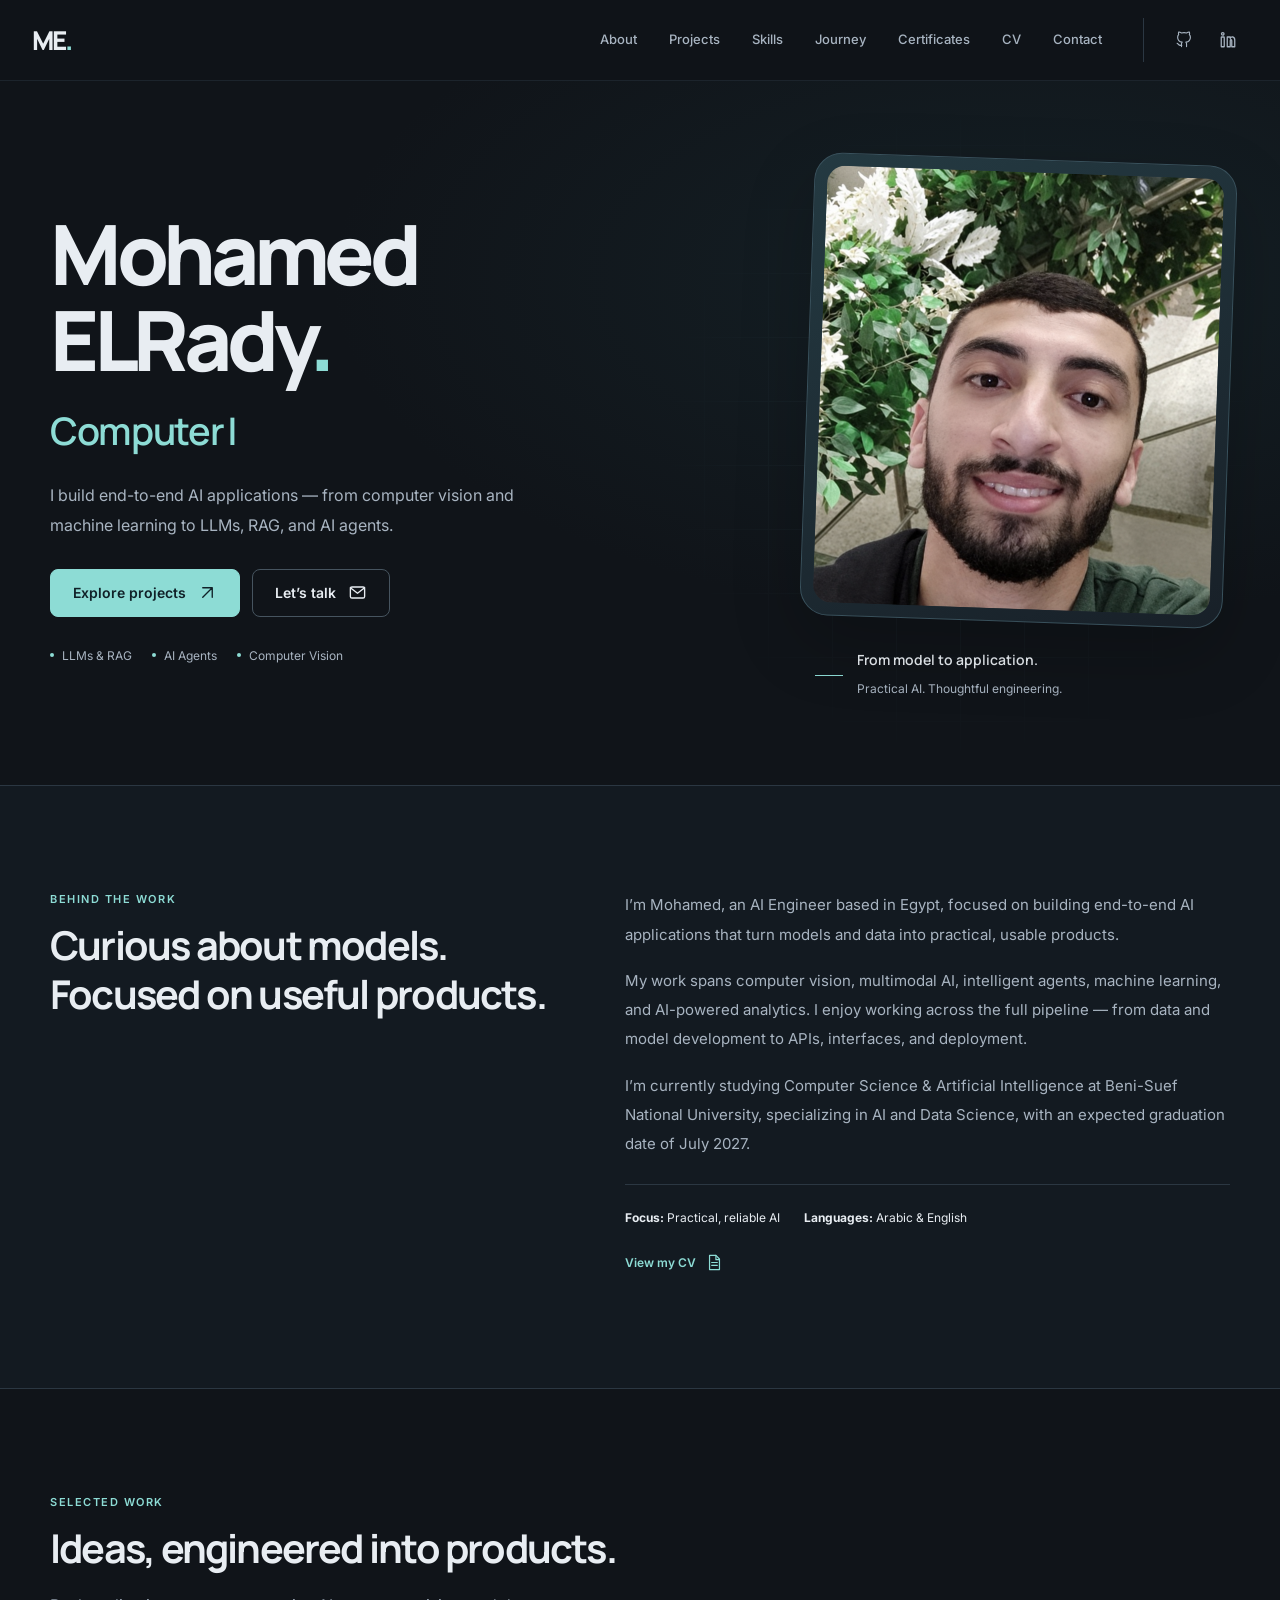
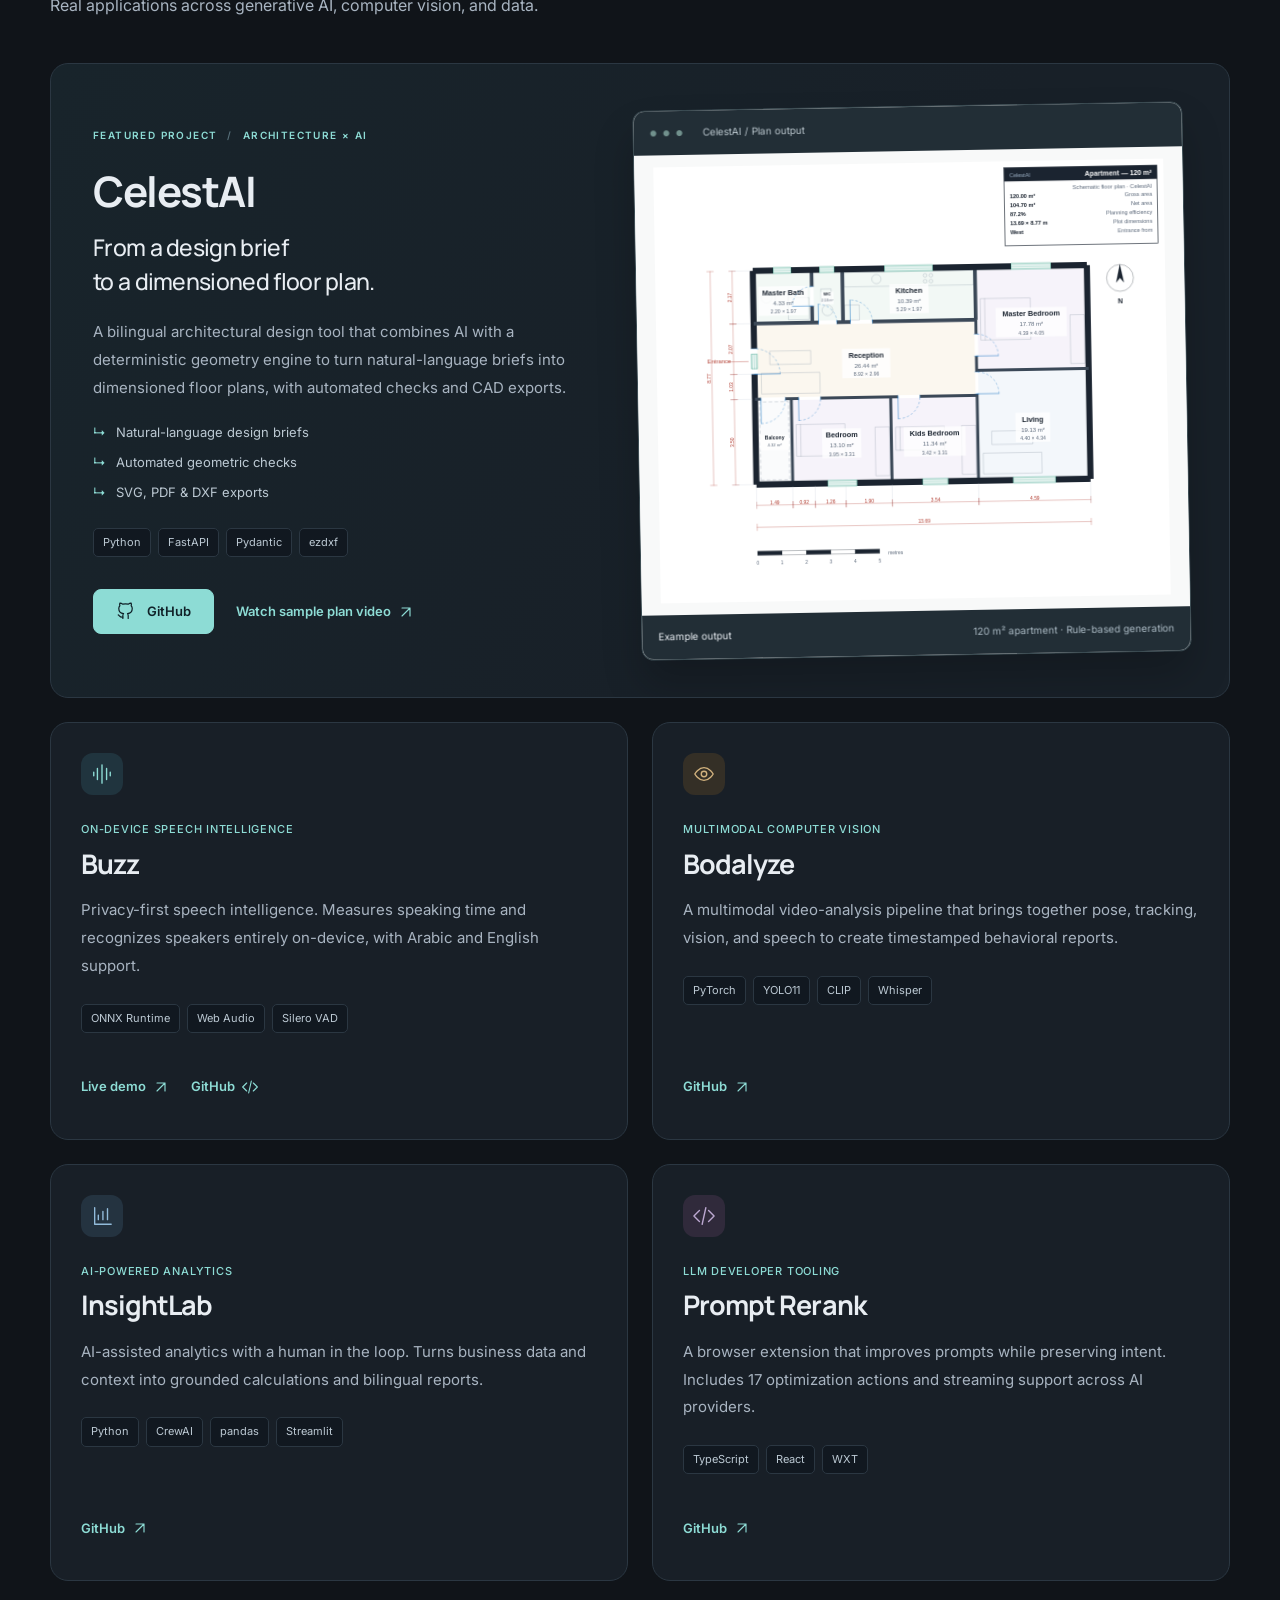
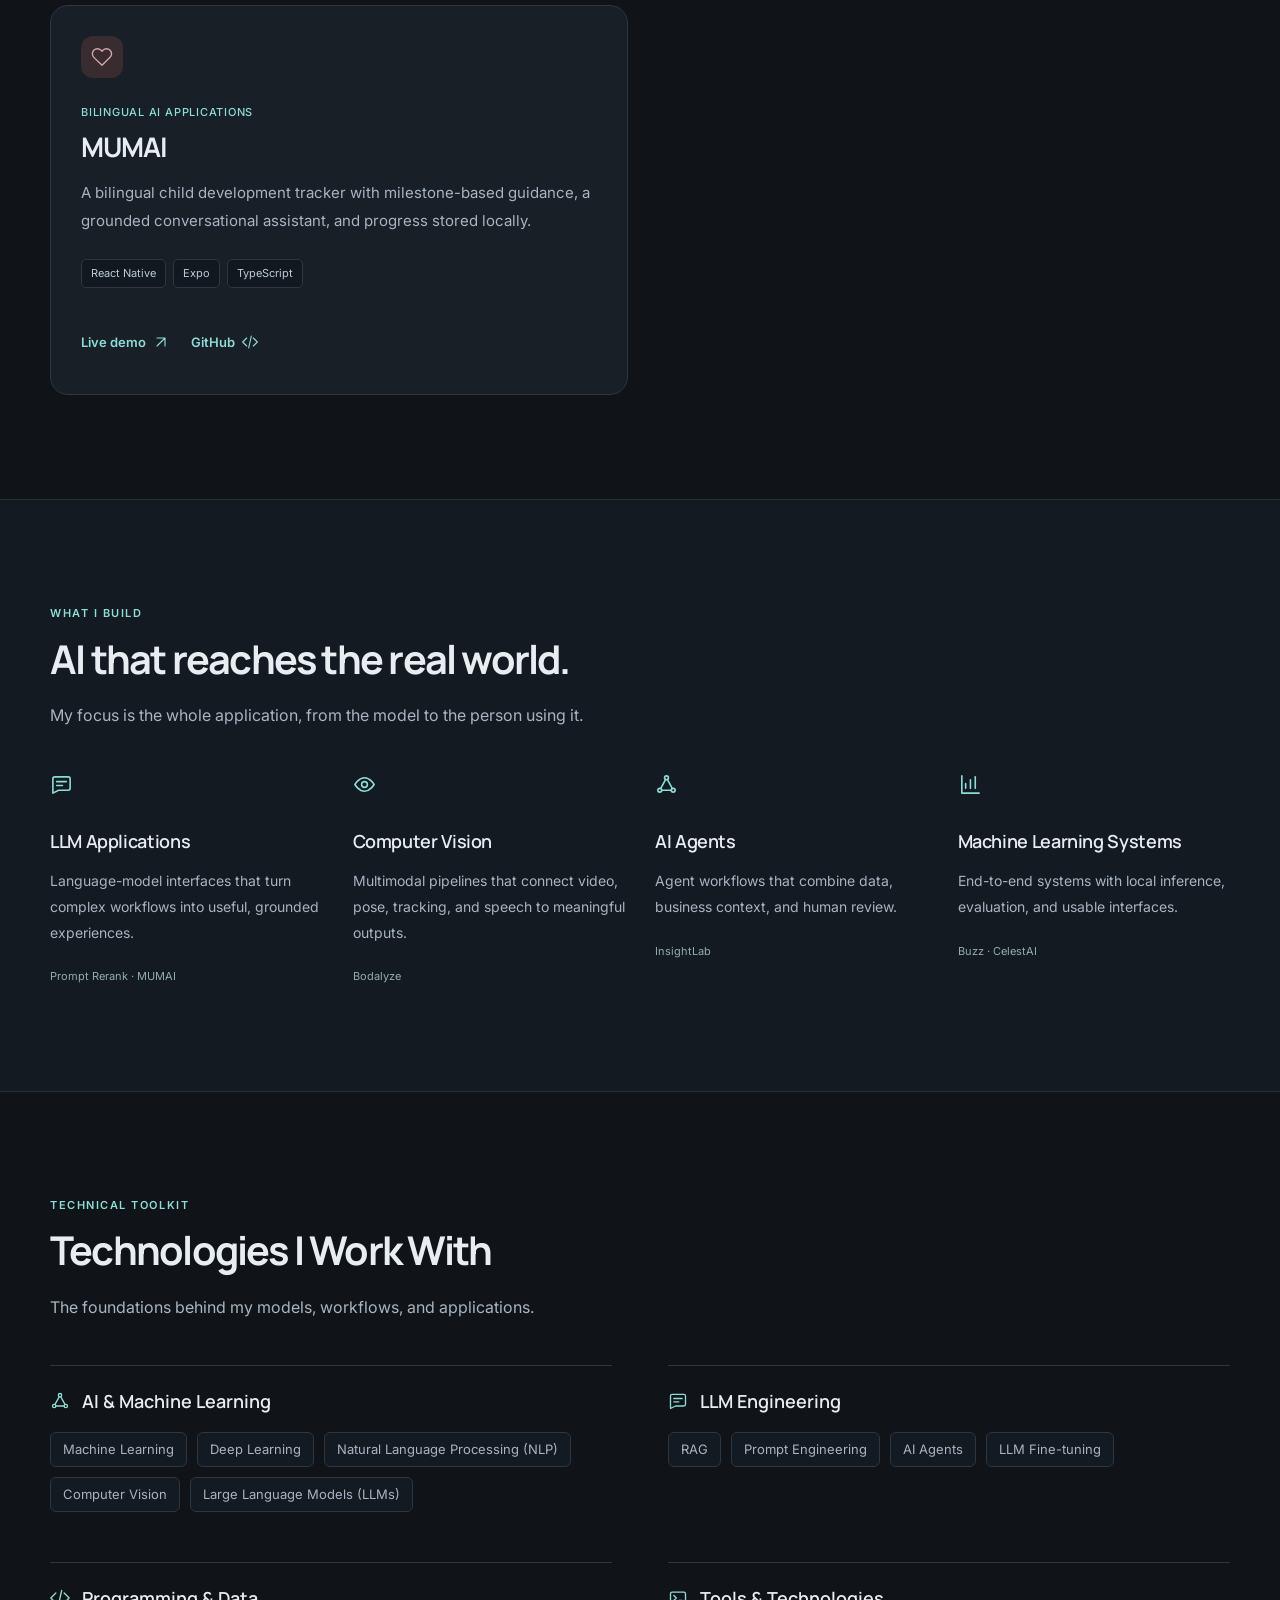
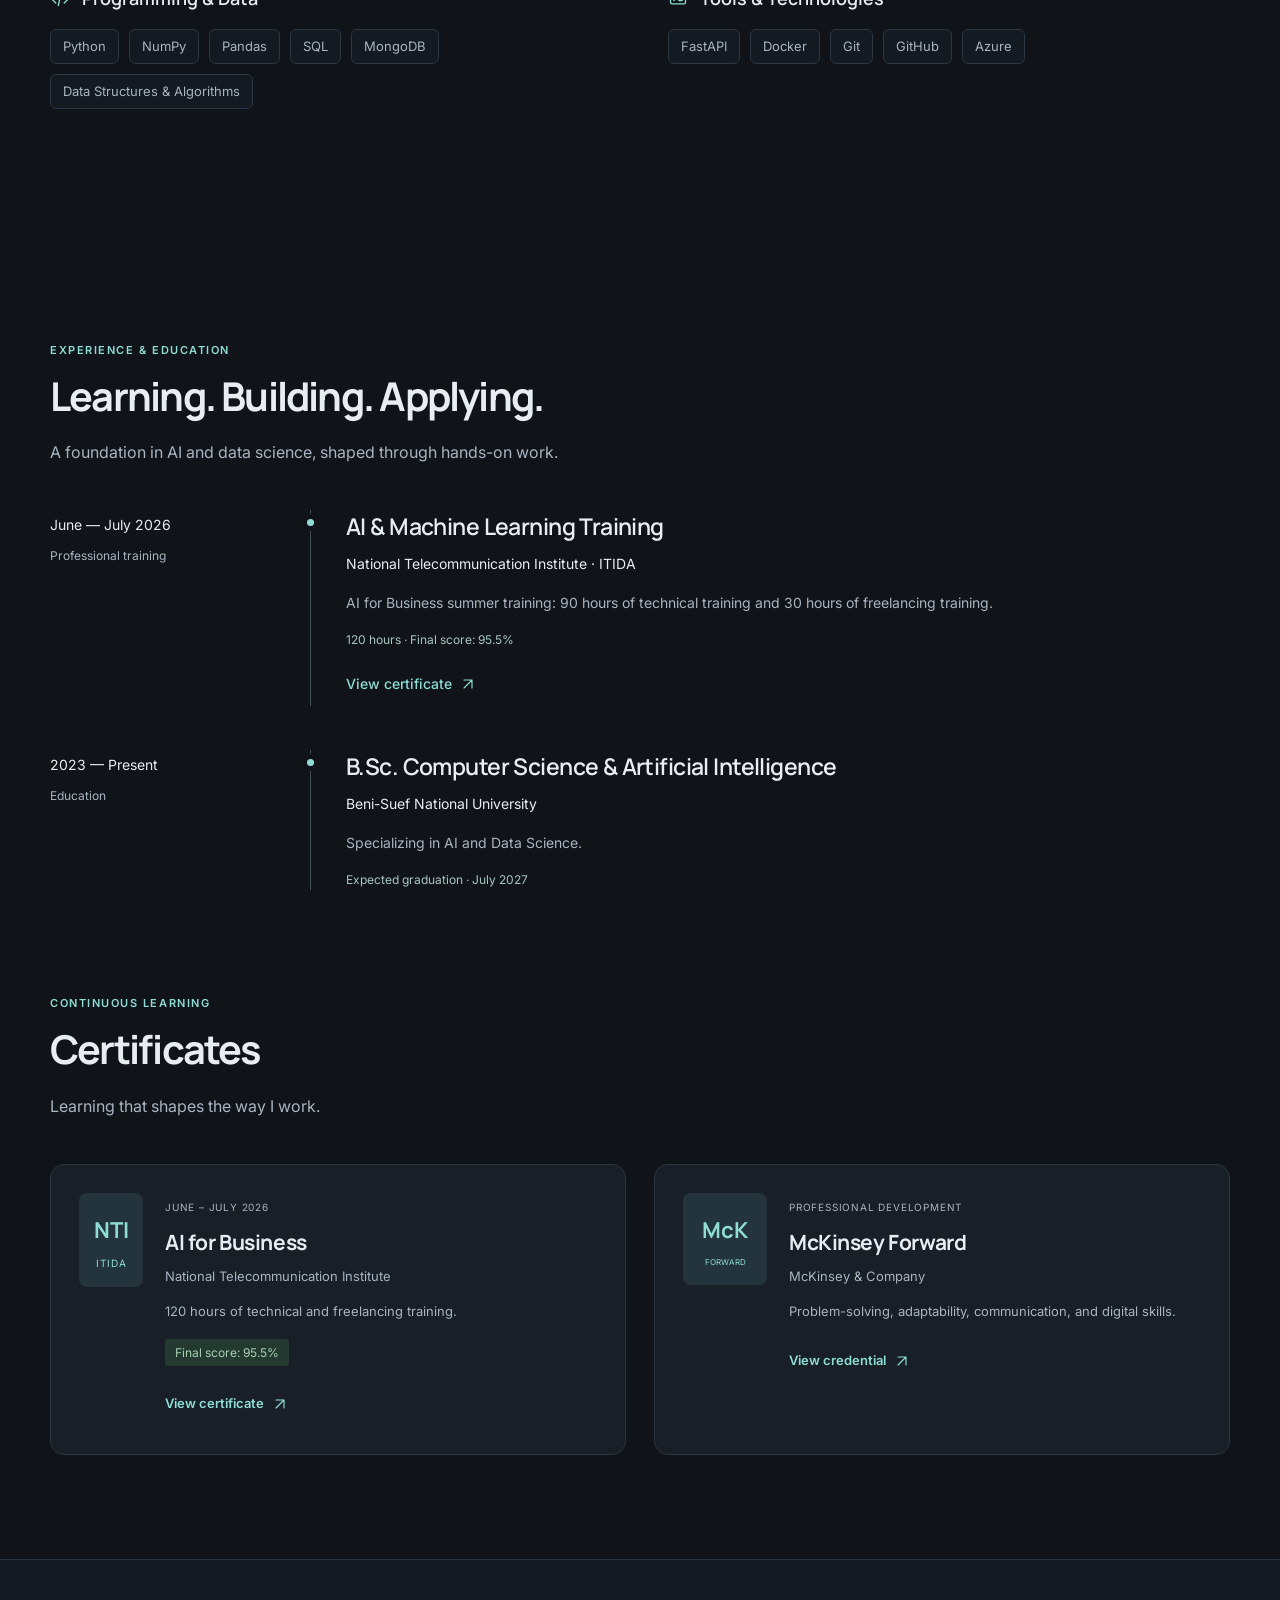
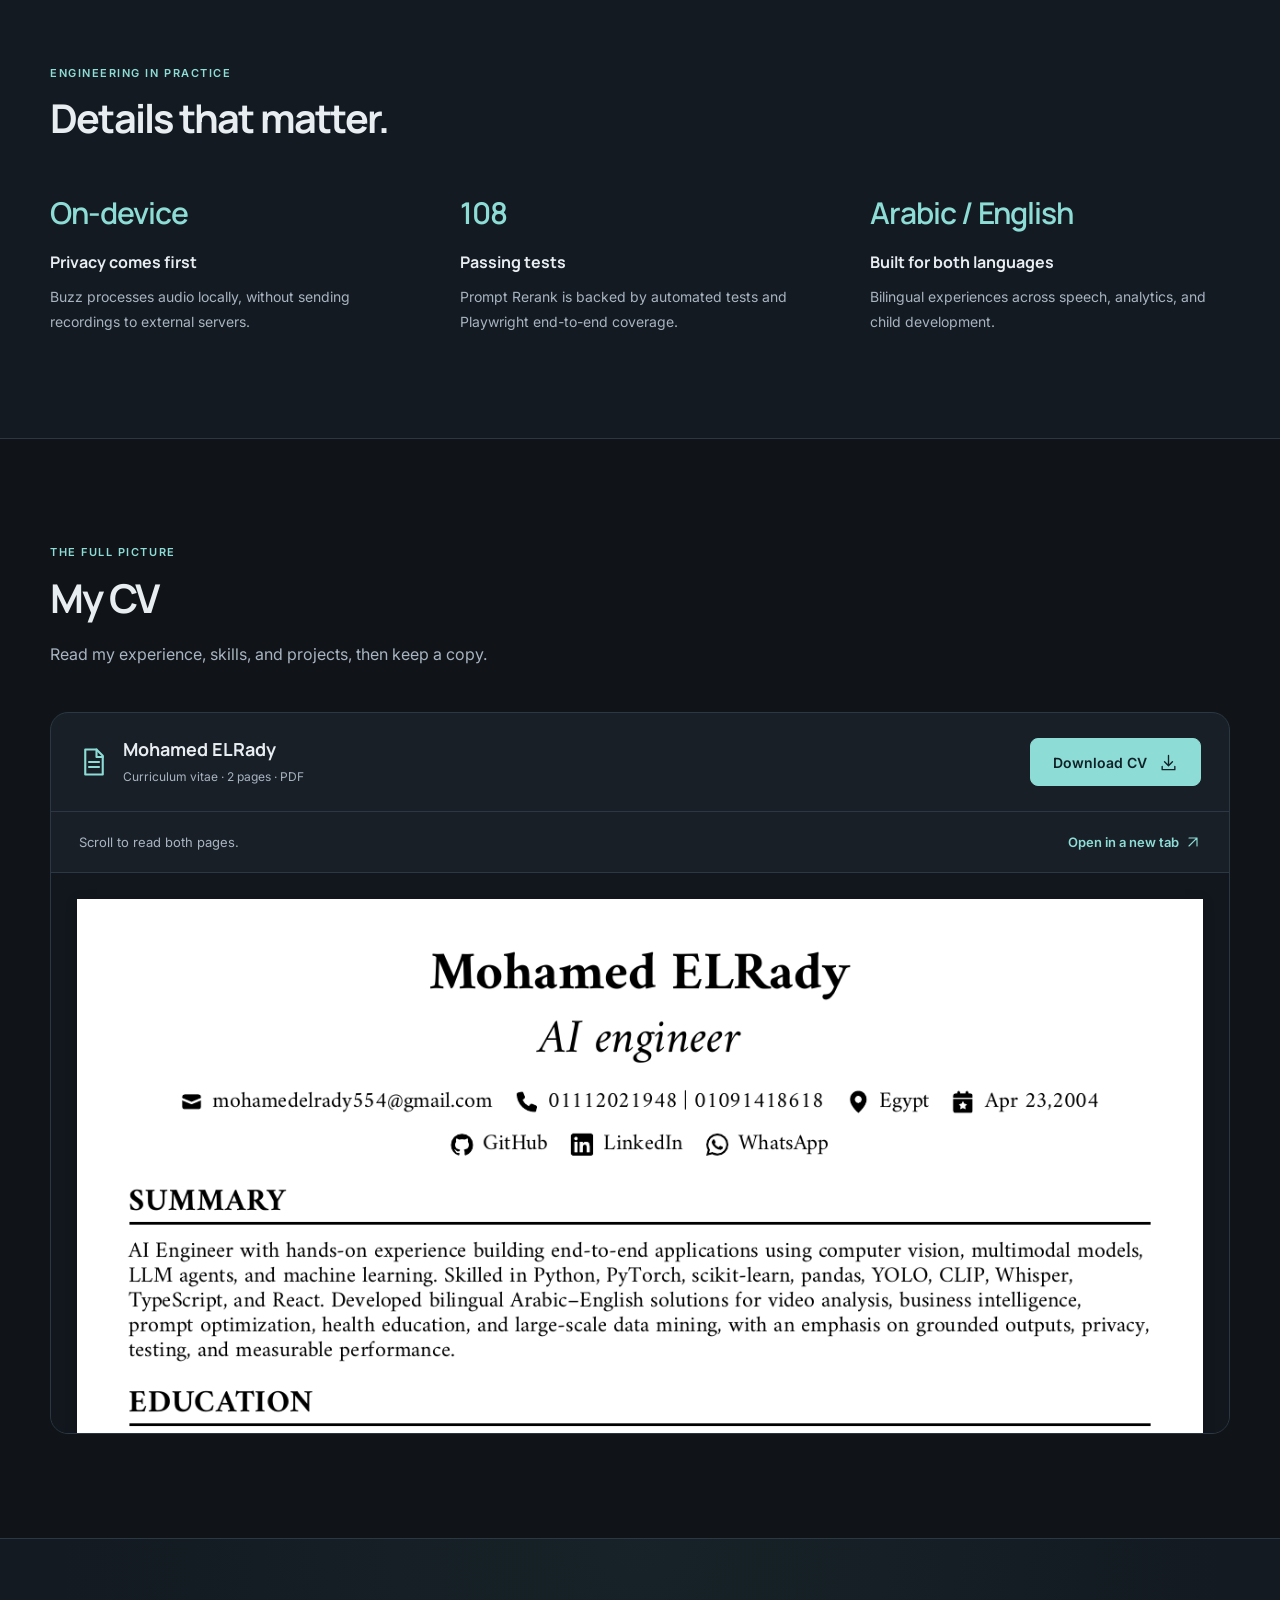
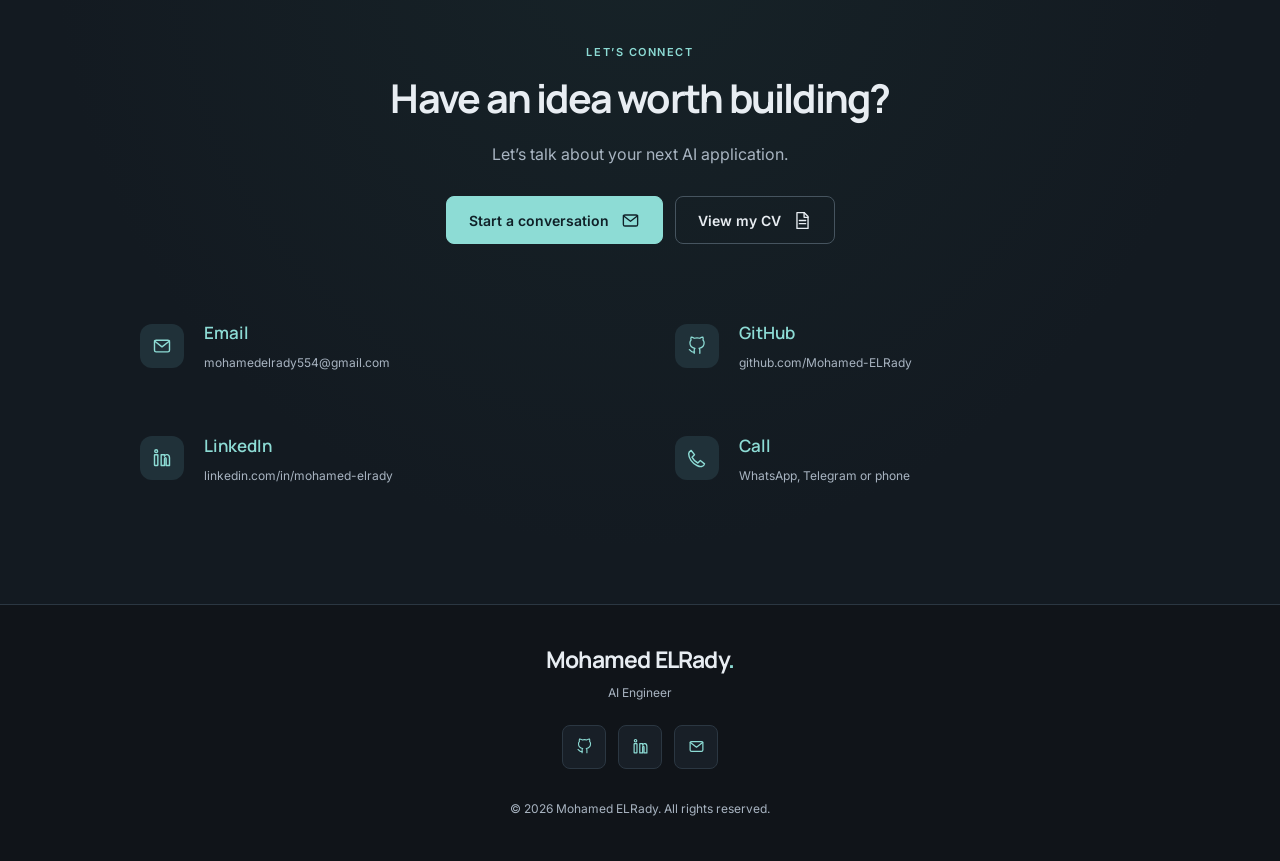
<file: index.html>
<!doctype html>
<html lang="en">
<head>
  <meta charset="utf-8">
  <meta name="viewport" content="width=device-width, initial-scale=1">
  <meta name="theme-color" content="#101419">
  <meta name="google-site-verification" content="fv9KSc-dPHvnMMaTd2zmyyV6B4XzL_tL1umvqmnn7uA">
  <meta name="description" content="Mohamed ELRady (محمد الراضي) is an AI/ML Engineer building practical applications in computer vision, generative AI, LLMs, RAG, and AI agents. Explore his projects, skills, and CV.">
  <link rel="canonical" href="https://mohamed-elrady.github.io/">
  <meta property="og:title" content="Mohamed ELRady | محمد الراضي — AI Engineer">
  <meta property="og:description" content="Explore Mohamed ELRady’s AI engineering portfolio: computer vision, generative AI, LLMs, RAG, and AI agents.">
  <meta property="og:type" content="website">
  <meta property="og:url" content="https://mohamed-elrady.github.io/">
  <meta property="og:image" content="https://mohamed-elrady.github.io/assets/mohamed-enhanced.png">
  <meta property="og:site_name" content="Mohamed ELRady — AI Engineer">
  <meta name="twitter:card" content="summary_large_image">
  <title>Mohamed ELRady | محمد الراضي — AI Engineer Portfolio</title>
  <script type="application/ld+json">
  {
    "@context": "https://schema.org",
    "@type": "ProfilePage",
    "@id": "https://mohamed-elrady.github.io/#profile",
    "url": "https://mohamed-elrady.github.io/",
    "name": "Mohamed ELRady — AI Engineer Portfolio",
    "mainEntity": {
      "@type": "Person",
      "@id": "https://mohamed-elrady.github.io/#mohamed-elrady",
      "name": "Mohamed ELRady",
      "alternateName": ["محمد الراضي", "Mohamed El Rady", "Mohamed ElRady"],
      "url": "https://mohamed-elrady.github.io/",
      "image": "https://mohamed-elrady.github.io/assets/mohamed-enhanced.png",
      "jobTitle": "AI Engineer",
      "sameAs": [
        "https://github.com/Mohamed-ELRady",
        "https://www.linkedin.com/in/mohamed-elrady/"
      ]
    }
  }
  </script>
  <link rel="icon" href="assets/favicon.svg?v=electric-black" type="image/svg+xml">
  <link rel="preconnect" href="https://fonts.googleapis.com">
  <link rel="preconnect" href="https://fonts.gstatic.com" crossorigin>
  <link href="https://fonts.googleapis.com/css2?family=Inter:wght@400;500;600;700&amp;family=Manrope:wght@400;500;600;700;800&amp;display=swap" rel="stylesheet">
  <link rel="stylesheet" href="styles.css?v=cv-original-colors">
  <link rel="stylesheet" href="premium.css?v=name-spacing">
  <script src="app.js?v=hero-roles" defer></script>
  <script src="cursor.js?v=1" defer></script>
</head>
<body class="portfolio-page">
<svg class="icon-library" xmlns="http://www.w3.org/2000/svg" aria-hidden="true"><defs>
  <symbol id="i-home" viewBox="0 0 24 24"><path d="m3 10 9-7 9 7v10H15v-6H9v6H3z"/></symbol>
  <symbol id="i-user" viewBox="0 0 24 24"><circle cx="12" cy="7" r="4"/><path d="M4 21v-3a8 8 0 0 1 16 0v3"/></symbol>
  <symbol id="i-folder" viewBox="0 0 24 24"><path d="M3 6a2 2 0 0 1 2-2h5l2 3h7a2 2 0 0 1 2 2v10a2 2 0 0 1-2 2H5a2 2 0 0 1-2-2z"/></symbol>
  <symbol id="i-award" viewBox="0 0 24 24"><circle cx="12" cy="8" r="5"/><path d="m8 12-2 9 6-3 6 3-2-9"/></symbol>
  <symbol id="i-mail" viewBox="0 0 24 24"><rect x="3" y="5" width="18" height="14" rx="2"/><path d="m3 6 9 7 9-7"/></symbol>
  <symbol id="i-arrow" viewBox="0 0 24 24"><path d="M6 18 18 6M6 6h12v12"/></symbol>
  <symbol id="i-document" viewBox="0 0 24 24"><path d="M14 2H5v20h14V7l-5-5Z"/><path d="M14 2v6h5M8 12h8M8 16h8"/></symbol>
  <symbol id="i-down" viewBox="0 0 24 24"><path d="M12 3v13m-5-5 5 5 5-5M4 17v4h16v-4"/></symbol>
  <symbol id="i-github" viewBox="0 0 24 24"><path d="M9 20c-5 1.5-5-2.5-7-3m14 5v-4a3.5 3.5 0 0 0-1-2.7c3.3-.4 6.7-1.6 6.7-7.3a5.6 5.6 0 0 0-1.5-3.8 5.1 5.1 0 0 0-.1-3.8s-1.3-.4-4.1 1.5a14 14 0 0 0-7.5 0C5.7 0 4.4.4 4.4.4a5.1 5.1 0 0 0-.1 3.8A5.6 5.6 0 0 0 2.8 8c0 5.7 3.4 6.9 6.7 7.3A3.5 3.5 0 0 0 8.5 18v4" transform="translate(1 1) scale(.9)"/></symbol>
  <symbol id="i-linkedin" viewBox="0 0 24 24"><rect x="3" y="8" width="4" height="13" rx=".5"/><circle cx="5" cy="3.8" r="1.7"/><path d="M11 21V8h4v2c1-3 6-3 6 2v9h-4v-8c0-2-2-2-2 0v8z"/></symbol>
  <symbol id="i-wave" viewBox="0 0 24 24"><path d="M3 10v4m4-8v12m5-16v20m5-16v12m4-8v4"/></symbol>
  <symbol id="i-eye" viewBox="0 0 24 24"><path d="M2 12s4-7 10-7 10 7 10 7-4 7-10 7S2 12 2 12Z"/><circle cx="12" cy="12" r="3"/></symbol>
  <symbol id="i-chart" viewBox="0 0 24 24"><path d="M4 3v18h18M8 16v-5m5 5V7m5 9V4"/></symbol>
  <symbol id="i-code" viewBox="0 0 24 24"><path d="m7 6-6 6 6 6m10-12 6 6-6 6M14 3l-4 18"/></symbol>
  <symbol id="i-heart" viewBox="0 0 24 24"><path d="M20.8 4.6a5.5 5.5 0 0 0-7.8 0L12 5.7l-1.1-1.1a5.5 5.5 0 0 0-7.8 7.8L12 21l8.8-8.6a5.5 5.5 0 0 0 0-7.8Z"/></symbol>
  <symbol id="i-phone" viewBox="0 0 24 24"><path d="m5 3 4 5-3 3c2 4 3 5 7 7l3-3 5 4c-1 4-5 4-9 2C6 18 2 12 2 7c0-2 1-3 3-4Z"/></symbol>
  <symbol id="i-plan" viewBox="0 0 24 24"><path d="M3 3h18v18H3zM3 10h8V3m0 7v5m0 6v-2m0-4h10M16 15v6"/></symbol>
  <symbol id="i-network" viewBox="0 0 24 24"><circle cx="12" cy="5" r="2"/><circle cx="5" cy="18" r="2"/><circle cx="19" cy="18" r="2"/><path d="m11 7-5 9m7-9 5 9M7 18h10"/></symbol>
  <symbol id="i-chat" viewBox="0 0 24 24"><path d="M5 4h14a2 2 0 0 1 2 2v10a2 2 0 0 1-2 2H9l-6 3V6a2 2 0 0 1 2-2Z"/><path d="M7 9h10M7 13h6"/></symbol>
  <symbol id="i-tool" viewBox="0 0 24 24"><rect x="3" y="5" width="18" height="14" rx="2"/><path d="m7 9 3 3-3 3m6 0h4"/></symbol>
  <symbol id="i-up" viewBox="0 0 24 24"><path d="M12 20V4m-7 7 7-7 7 7"/></symbol>
</defs></svg>
<a class="skip-link" href="#main">Skip to content</a>
<header class="site-header"><div class="nav-shell"><a class="brand" href="#home" aria-label="Mohamed ELRady, home"><span class="brand-mark">ME<span>.</span></span></a><button class="menu-toggle" aria-label="Open navigation" aria-controls="site-navigation" aria-expanded="false"><span></span><span></span><span></span></button><div class="side-header" id="site-navigation"><nav aria-label="Main navigation"><ul><li><a class="nav-link" href="#about">About</a></li><li><a class="nav-link" href="#projects">Projects</a></li><li><a class="nav-link" href="#tools">Skills</a></li><li><a class="nav-link" href="#experience">Journey</a></li><li><a class="nav-link" href="#certificates">Certificates</a></li><li><a class="nav-link" href="#cv">CV</a></li><li><a class="nav-link" href="#contact">Contact</a></li></ul></nav><div class="nav-socials"><a href="https://github.com/Mohamed-ELRady" target="_blank" rel="noopener noreferrer" aria-label="GitHub"><svg class="icon" aria-hidden="true"><use href="#i-github"/></svg></a><a href="https://www.linkedin.com/in/mohamed-elrady/" target="_blank" rel="noopener noreferrer" aria-label="LinkedIn"><svg class="icon" aria-hidden="true"><use href="#i-linkedin"/></svg></a></div></div></div></header><div class="nav-backdrop" hidden></div>
<section class="hero" id="home" aria-labelledby="hero-title"><div class="container hero-layout">
  <div class="hero-copy"><h1 id="hero-title">Mohamed<br>ELRady<span>.</span></h1><p class="hero-role"><span class="sr-only">AI/ML Engineer, Computer Vision, Gen AI</span><span id="typed-role" aria-hidden="true">AI/ML Engineer</span><span class="typing-cursor" aria-hidden="true">|</span></p><p class="hero-intro">I build end-to-end AI applications — from computer vision and machine learning to LLMs, RAG, and AI agents.</p><div class="hero-actions"><a class="button" href="#projects">Explore projects <svg class="icon" aria-hidden="true"><use href="#i-arrow"/></svg></a><a class="button button-secondary" href="#contact">Let’s talk <svg class="icon" aria-hidden="true"><use href="#i-mail"/></svg></a></div><div class="hero-focus"><span>LLMs &amp; RAG</span><span>AI Agents</span><span>Computer Vision</span></div></div>
  <figure class="hero-profile"><div class="portrait-frame"><img src="assets/mohamed-enhanced.png" width="1254" height="1254" alt="Mohamed ELRady" fetchpriority="high"></div><figcaption><span class="profile-line"></span><div><strong>From model to application.</strong><span>Practical AI. Thoughtful engineering.</span></div></figcaption></figure>
</div></section>
<main id="main">
<section class="section about" id="about"><div class="container"><div class="section-title"><p class="eyebrow">Behind the work</p><h2>Curious about models.<br>Focused on useful products.</h2></div><div class="about-grid"><div class="about-copy"><h3>AI Engineer</h3><p>I’m Mohamed, an AI Engineer based in Egypt, focused on building end-to-end AI applications that turn models and data into practical, usable products.</p><p>My work spans computer vision, multimodal AI, intelligent agents, machine learning, and AI-powered analytics. I enjoy working across the full pipeline — from data and model development to APIs, interfaces, and deployment.</p><p>I’m currently studying Computer Science &amp; Artificial Intelligence at Beni-Suef National University, specializing in AI and Data Science, with an expected graduation date of July 2027.</p><div class="about-details"><span><strong>Focus:</strong> Practical, reliable AI</span><span><strong>Languages:</strong> Arabic & English</span><a href="#cv">View my CV <svg class="icon"><use href="#i-document"/></svg></a></div></div></div></div></section>
<section class="section projects-section" id="projects"><div class="container"><div class="section-title"><p class="eyebrow">Selected work</p><h2>Ideas, engineered into products.</h2><p>Real applications across generative AI, computer vision, and data.</p></div><div class="projects-grid">
  <article class="project-card featured-project" id="project-celestai"><div class="featured-copy"><p class="eyebrow">Featured project <span aria-hidden="true">/</span> Architecture × AI</p><h3>CelestAI</h3><p class="project-lead">From a design brief<br>to a dimensioned floor plan.</p><p>A bilingual architectural design tool that combines AI with a deterministic geometry engine to turn natural-language briefs into dimensioned floor plans, with automated checks and CAD exports.</p><ul class="project-capabilities"><li>Natural-language design briefs</li><li>Automated geometric checks</li><li>SVG, PDF &amp; DXF exports</li></ul><div class="project-tags"><span>Python</span><span>FastAPI</span><span>Pydantic</span><span>ezdxf</span></div><div class="project-links"><a class="button" href="https://github.com/Mohamed-ELRady/CelestAI" target="_blank" rel="noopener noreferrer"><svg class="icon" aria-hidden="true"><use href="#i-github"/></svg> GitHub</a><a href="celestai-video.html" target="_blank" rel="noopener noreferrer" aria-label="Watch the CelestAI video in a new tab">Watch sample plan video <svg class="icon" aria-hidden="true"><use href="#i-arrow"/></svg></a></div></div><figure class="project-preview"><div class="preview-bar"><span class="preview-dots" aria-hidden="true">● ● ●</span><span>CelestAI / Plan output</span></div><a href="assets/celestai-preview/celestai-apartment-120m2.svg" target="_blank" rel="noopener noreferrer" aria-label="Open sample CelestAI floor plan in a new tab"><img src="assets/celestai-preview/celestai-apartment-120m2.svg" width="1200" height="900" loading="lazy" alt="Actual sample floor plan generated with CelestAI, including rooms, doors, furniture, and dimensions."></a><figcaption>Example output <span>120 m² apartment · Rule-based generation</span></figcaption></figure></article>
  <article class="project-card"><div class="project-icon teal"><svg class="icon"><use href="#i-wave"/></svg></div><p class="project-category">On-device speech intelligence</p><h3>Buzz</h3><p>Privacy-first speech intelligence. Measures speaking time and recognizes speakers entirely on-device, with Arabic and English support.</p><div class="project-tags"><span>ONNX Runtime</span><span>Web Audio</span><span>Silero VAD</span></div><div class="project-links"><a href="https://mohamed-elrady.github.io/Buzz/" target="_blank" rel="noopener noreferrer">Live demo <svg class="icon"><use href="#i-arrow"/></svg></a><a href="https://github.com/Mohamed-ELRady/buzz" target="_blank" rel="noopener noreferrer">GitHub <svg class="icon"><use href="#i-code"/></svg></a></div></article>
  <article class="project-card"><div class="project-icon amber"><svg class="icon"><use href="#i-eye"/></svg></div><p class="project-category">Multimodal computer vision</p><h3>Bodalyze</h3><p>A multimodal video-analysis pipeline that brings together pose, tracking, vision, and speech to create timestamped behavioral reports.</p><div class="project-tags"><span>PyTorch</span><span>YOLO11</span><span>CLIP</span><span>Whisper</span></div><div class="project-links"><a href="https://github.com/Mohamed-ELRady/Bodalyze" target="_blank" rel="noopener noreferrer">GitHub <svg class="icon"><use href="#i-arrow"/></svg></a></div></article>
  <article class="project-card"><div class="project-icon blue"><svg class="icon"><use href="#i-chart"/></svg></div><p class="project-category">AI-powered analytics</p><h3>InsightLab</h3><p>AI-assisted analytics with a human in the loop. Turns business data and context into grounded calculations and bilingual reports.</p><div class="project-tags"><span>Python</span><span>CrewAI</span><span>pandas</span><span>Streamlit</span></div><div class="project-links"><a href="https://github.com/Mohamed-ELRady/InsightLab" target="_blank" rel="noopener noreferrer">GitHub <svg class="icon"><use href="#i-arrow"/></svg></a></div></article>
  <article class="project-card"><div class="project-icon purple"><svg class="icon"><use href="#i-code"/></svg></div><p class="project-category">LLM developer tooling</p><h3>Prompt Rerank</h3><p>A browser extension that improves prompts while preserving intent. Includes 17 optimization actions and streaming support across AI providers.</p><div class="project-tags"><span>TypeScript</span><span>React</span><span>WXT</span></div><div class="project-links"><a href="https://github.com/Mohamed-ELRady/Prompt-Rerank" target="_blank" rel="noopener noreferrer">GitHub <svg class="icon"><use href="#i-arrow"/></svg></a></div></article>
  <article class="project-card"><div class="project-icon rose"><svg class="icon"><use href="#i-heart"/></svg></div><p class="project-category">Bilingual AI applications</p><h3>MUMAI</h3><p>A bilingual child development tracker with milestone-based guidance, a grounded conversational assistant, and progress stored locally.</p><div class="project-tags"><span>React Native</span><span>Expo</span><span>TypeScript</span></div><div class="project-links"><a href="https://mohamed-elrady.github.io/MUMAI/" target="_blank" rel="noopener noreferrer">Live demo <svg class="icon"><use href="#i-arrow"/></svg></a><a href="https://github.com/Mohamed-ELRady/MUMAI" target="_blank" rel="noopener noreferrer">GitHub <svg class="icon"><use href="#i-code"/></svg></a></div></article>
</div></div></section>
<section class="section build-section" id="build"><div class="container"><div class="section-title"><p class="eyebrow">What I build</p><h2>AI that reaches the real world.</h2><p>My focus is the whole application, from the model to the person using it.</p></div><div class="build-grid"><article class="build-card"><svg class="icon" aria-hidden="true"><use href="#i-chat"/></svg><h3>LLM Applications</h3><p>Language-model interfaces that turn complex workflows into useful, grounded experiences.</p><span>Prompt Rerank · MUMAI</span></article><article class="build-card"><svg class="icon" aria-hidden="true"><use href="#i-eye"/></svg><h3>Computer Vision</h3><p>Multimodal pipelines that connect video, pose, tracking, and speech to meaningful outputs.</p><span>Bodalyze</span></article><article class="build-card"><svg class="icon" aria-hidden="true"><use href="#i-network"/></svg><h3>AI Agents</h3><p>Agent workflows that combine data, business context, and human review.</p><span>InsightLab</span></article><article class="build-card"><svg class="icon" aria-hidden="true"><use href="#i-chart"/></svg><h3>Machine Learning Systems</h3><p>End-to-end systems with local inference, evaluation, and usable interfaces.</p><span>Buzz · CelestAI</span></article></div></div></section>
<section class="section tools-section" id="tools"><div class="container"><div class="section-title"><p class="eyebrow">Technical toolkit</p><h2>Technologies I Work With</h2><p>The foundations behind my models, workflows, and applications.</p></div><div class="skills-grid">
  <article class="skill-group" aria-labelledby="skill-group-0"><h3 id="skill-group-0"><svg class="icon" aria-hidden="true"><use href="#i-network"/></svg>AI &amp; Machine Learning</h3><ul><li>Machine Learning</li><li>Deep Learning</li><li>Natural Language Processing (NLP)</li><li>Computer Vision</li><li>Large Language Models (LLMs)</li></ul></article>
  <article class="skill-group" aria-labelledby="skill-group-1"><h3 id="skill-group-1"><svg class="icon" aria-hidden="true"><use href="#i-chat"/></svg>LLM Engineering</h3><ul><li>RAG</li><li>Prompt Engineering</li><li>AI Agents</li><li>LLM Fine-tuning</li></ul></article>
  <article class="skill-group" aria-labelledby="skill-group-2"><h3 id="skill-group-2"><svg class="icon" aria-hidden="true"><use href="#i-code"/></svg>Programming &amp; Data</h3><ul><li>Python</li><li>NumPy</li><li>Pandas</li><li>SQL</li><li>MongoDB</li><li>Data Structures &amp; Algorithms</li></ul></article>
  <article class="skill-group" aria-labelledby="skill-group-3"><h3 id="skill-group-3"><svg class="icon" aria-hidden="true"><use href="#i-tool"/></svg>Tools &amp; Technologies</h3><ul><li>FastAPI</li><li>Docker</li><li>Git</li><li>GitHub</li><li>Azure</li></ul></article>
</div></div></section>
<section class="section journey-section" id="experience"><div class="container"><div class="section-title"><p class="eyebrow">Experience &amp; education</p><h2>Learning. Building. Applying.</h2><p>A foundation in AI and data science, shaped through hands-on work.</p></div><div class="timeline"><article class="timeline-entry"><div class="timeline-date"><span>June — July 2026</span><small>Professional training</small></div><div class="timeline-content"><h3>AI &amp; Machine Learning Training</h3><p class="timeline-place">National Telecommunication Institute · ITIDA</p><p>AI for Business summer training: 90 hours of technical training and 30 hours of freelancing training.</p><span class="timeline-note">120 hours · Final score: 95.5%</span><a class="text-link" href="assets/AI-for-Business-Certificate.pdf" target="_blank" rel="noopener noreferrer">View certificate <svg class="icon" aria-hidden="true"><use href="#i-arrow"/></svg></a></div></article><article class="timeline-entry"><div class="timeline-date"><span>2023 — Present</span><small>Education</small></div><div class="timeline-content"><h3>B.Sc. Computer Science &amp; Artificial Intelligence</h3><p class="timeline-place">Beni-Suef National University</p><p>Specializing in AI and Data Science.</p><span class="timeline-note">Expected graduation · July 2027</span></div></article></div></div></section>
<section class="section certificates-section" id="certificates"><div class="container"><div class="section-title"><p class="eyebrow">Continuous learning</p><h2>Certificates</h2><p>Learning that shapes the way I work.</p></div><div class="certificates-grid"><article class="certificate"><div class="certificate-mark">NTI<span>ITIDA</span></div><div><span class="certificate-label">JUNE – JULY 2026</span><h3>AI for Business</h3><p>National Telecommunication Institute</p><p class="certificate-detail">120 hours of technical and freelancing training.</p><span class="result">Final score: 95.5%</span><div><a class="credential" href="assets/AI-for-Business-Certificate.pdf" target="_blank" rel="noopener noreferrer" aria-label="View AI for Business certificate (opens in a new tab)">View certificate <svg class="icon" aria-hidden="true"><use href="#i-arrow"/></svg></a></div></div></article><article class="certificate"><div class="certificate-mark mckinsey">McK<span>FORWARD</span></div><div><span class="certificate-label">PROFESSIONAL DEVELOPMENT</span><h3>McKinsey Forward</h3><p>McKinsey & Company</p><p class="certificate-detail">Problem-solving, adaptability, communication, and digital skills.</p><a class="credential" href="https://www.credly.com/badges/5c503c3c-d31f-4a5b-9d47-2859810b5aa3/public_url" target="_blank" rel="noopener noreferrer">View credential <svg class="icon"><use href="#i-arrow"/></svg></a></div></article></div></div></section>
<section class="section highlights-section" id="highlights"><div class="container"><div class="section-title"><p class="eyebrow">Engineering in practice</p><h2>Details that matter.</h2></div><div class="highlights-grid"><article><strong>On-device</strong><h3>Privacy comes first</h3><p>Buzz processes audio locally, without sending recordings to external servers.</p></article><article><strong>108</strong><h3>Passing tests</h3><p>Prompt Rerank is backed by automated tests and Playwright end-to-end coverage.</p></article><article><strong>Arabic / English</strong><h3>Built for both languages</h3><p>Bilingual experiences across speech, analytics, and child development.</p></article></div></div></section>
<section class="section cv-section" id="cv" aria-labelledby="cv-title">
  <div class="container">
    <div class="section-title"><p class="eyebrow">The full picture</p><h2 id="cv-title">My CV</h2><p>Read my experience, skills, and projects, then keep a copy.</p></div>
    <div class="cv-reader">
      <div class="cv-toolbar">
        <div class="cv-file"><svg class="icon" aria-hidden="true"><use href="#i-document"/></svg><span><strong>Mohamed ELRady</strong><small>Curriculum vitae · 2 pages · PDF</small></span></div>
        <a class="button" href="assets/Mohamed-ELRady-CV.pdf" download="Mohamed-ELRady-CV.pdf">Download CV <svg class="icon" aria-hidden="true"><use href="#i-down"/></svg></a>
      </div>
      <div class="cv-controls"><span>Scroll to read both pages.</span><div><a href="cv.html" target="_blank" rel="noopener noreferrer">Open in a new tab <svg class="icon" aria-hidden="true"><use href="#i-arrow"/></svg></a></div></div>
      <div class="cv-preview" id="cv-preview" role="region" aria-label="CV preview, two pages in the original PDF colors. Scroll to read. Use Open in a new tab for a full-page reader." tabindex="0">
        <figure class="cv-page"><img src="assets/cv/page-1.png" alt="CV page 1: contact information, summary, education, experience, and technical skills." width="1224" height="1584" loading="lazy"><figcaption>Page 1 of 2</figcaption></figure>
        <figure class="cv-page"><img src="assets/cv/page-2.png" alt="CV page 2: projects, certificates, and languages." width="1224" height="1584" loading="lazy"><figcaption>Page 2 of 2</figcaption></figure>
      </div>
    </div>
  </div>
</section>
<section class="section contact-section" id="contact"><div class="container"><div class="section-title"><p class="eyebrow">Let’s connect</p><h2>Have an idea worth building?</h2><p>Let’s talk about your next AI application.</p></div><div class="contact-actions"><a class="button" data-email-trigger aria-haspopup="dialog" aria-controls="email-dialog" href="https://mail.google.com/mail/?view=cm&amp;fs=1&amp;to=mohamedelrady554%40gmail.com">Start a conversation <svg class="icon" aria-hidden="true"><use href="#i-mail"/></svg></a><a class="button button-secondary" href="#cv">View my CV <svg class="icon" aria-hidden="true"><use href="#i-document"/></svg></a></div><div class="contact-grid"><a href="https://mail.google.com/mail/?view=cm&amp;fs=1&amp;to=mohamedelrady554%40gmail.com" data-email-trigger aria-haspopup="dialog" aria-controls="email-dialog" class="contact-item"><span class="contact-icon"><svg class="icon"><use href="#i-mail"/></svg></span><span><strong>Email</strong><span>mohamedelrady554@gmail.com</span></span></a><a href="https://github.com/Mohamed-ELRady" class="contact-item" target="_blank" rel="noopener noreferrer"><span class="contact-icon"><svg class="icon"><use href="#i-github"/></svg></span><span><strong>GitHub</strong><span>github.com/Mohamed-ELRady</span></span></a><a href="https://www.linkedin.com/in/mohamed-elrady/" class="contact-item" target="_blank" rel="noopener noreferrer"><span class="contact-icon"><svg class="icon"><use href="#i-linkedin"/></svg></span><span><strong>LinkedIn</strong><span>linkedin.com/in/mohamed-elrady</span></span></a><button type="button" class="contact-item contact-trigger" id="contact-trigger" aria-haspopup="dialog" aria-controls="contact-dialog"><span class="contact-icon"><svg class="icon" aria-hidden="true"><use href="#i-phone"/></svg></span><span><strong>Call</strong><span>WhatsApp, Telegram or phone</span></span></button></div></div></section>
</main>
<dialog class="contact-dialog" id="contact-dialog" aria-labelledby="contact-dialog-title" aria-describedby="contact-dialog-description">
  <div class="contact-dialog-heading"><h2 id="contact-dialog-title">Let’s connect</h2><button class="contact-close" type="button" aria-label="Close contact options" autofocus>×</button></div>
  <p id="contact-dialog-description">Choose how you’d like to reach me.</p>
  <div class="contact-options">
    <a class="contact-option" id="contact-whatsapp" href="https://wa.me/201091418618" target="_blank" rel="noopener noreferrer"><span><strong>WhatsApp</strong><small>Send a message</small></span><span aria-hidden="true">↗</span></a>
    <a class="contact-option" id="contact-telegram" href="https://t.me/+201091418618" target="_blank" rel="noopener noreferrer"><span><strong>Telegram</strong><small>Start a conversation</small></span><span aria-hidden="true">↗</span></a>
    <a class="contact-option" href="tel:+201091418618"><span><strong>Phone call</strong><small>+20 109 141 8618</small></span><svg class="icon" aria-hidden="true"><use href="#i-phone"/></svg></a>
  </div>
</dialog>
<dialog class="contact-dialog" id="email-dialog" aria-labelledby="email-dialog-title" aria-describedby="email-dialog-description">
  <div class="contact-dialog-heading"><h2 id="email-dialog-title">Send me an email</h2><button class="contact-close" type="button" aria-label="Close email options" autofocus>×</button></div>
  <p id="email-dialog-description">Choose your email app, or copy my address.</p>
  <label class="sr-only" for="email-address">Email address</label>
  <input id="email-address" class="email-address" type="text" value="mohamedelrady554@gmail.com" readonly spellcheck="false">
  <div class="contact-options">
    <a class="contact-option" href="https://mail.google.com/mail/?view=cm&amp;fs=1&amp;to=mohamedelrady554%40gmail.com" target="_blank" rel="noopener noreferrer"><span><strong>Open Gmail</strong><small>Compose in your browser</small></span><span aria-hidden="true">↗</span></a>
    <a class="contact-option" href="mailto:mohamedelrady554@gmail.com"><span><strong>Use email app</strong><small>Open your configured mail app</small></span><svg class="icon" aria-hidden="true"><use href="#i-mail"/></svg></a>
    <button class="contact-option" type="button" id="copy-email"><span><strong>Copy email address</strong><small>Paste it into any email service</small></span><svg class="icon" aria-hidden="true"><use href="#i-document"/></svg></button>
  </div>
  <p class="email-status" id="email-status" role="status" aria-live="polite"></p>
</dialog>
<footer><h2>Mohamed ELRady<span>.</span></h2><p>AI Engineer</p><div class="footer-socials"><a href="https://github.com/Mohamed-ELRady" target="_blank" rel="noopener noreferrer" aria-label="GitHub"><svg class="icon"><use href="#i-github"/></svg></a><a href="https://www.linkedin.com/in/mohamed-elrady/" target="_blank" rel="noopener noreferrer" aria-label="LinkedIn"><svg class="icon"><use href="#i-linkedin"/></svg></a><a href="https://mail.google.com/mail/?view=cm&amp;fs=1&amp;to=mohamedelrady554%40gmail.com" data-email-trigger aria-haspopup="dialog" aria-controls="email-dialog" aria-label="Email"><svg class="icon"><use href="#i-mail"/></svg></a></div><small>© <span id="year">2026</span> Mohamed ELRady. All rights reserved.</small></footer>
<a class="back-to-top" href="#home" aria-label="Back to top"><svg class="icon"><use href="#i-up"/></svg></a>
</body>
</html>
</file>
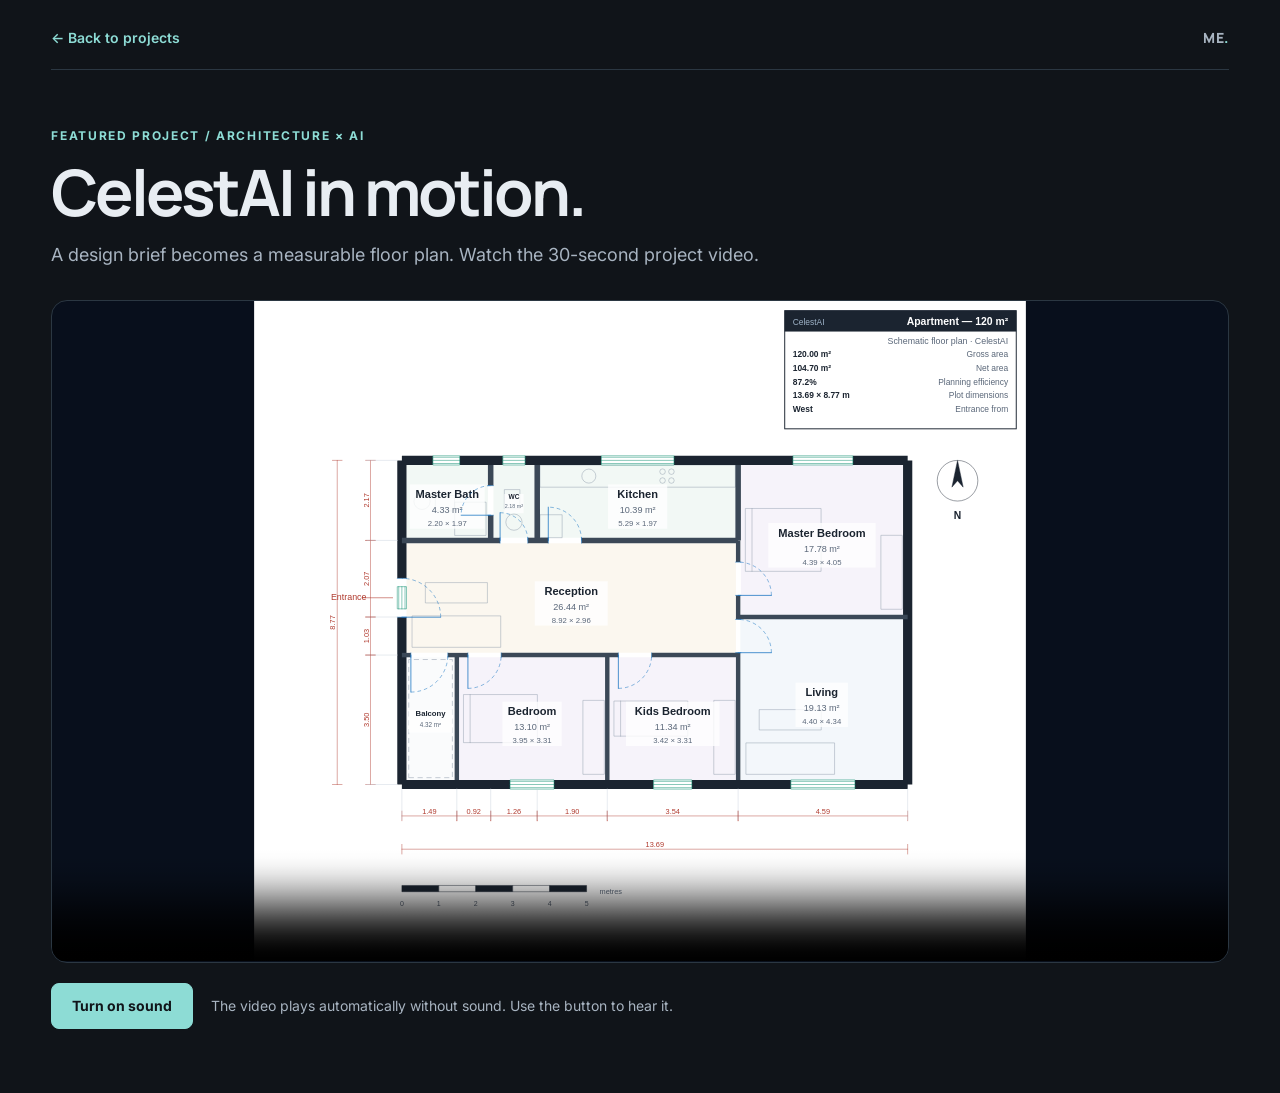
<file: celestai-video.html>
<!doctype html>
<html lang="en">
<head>
  <meta charset="utf-8">
  <meta name="viewport" content="width=device-width, initial-scale=1">
  <meta name="theme-color" content="#101419">
  <meta name="description" content="Watch the 30-second CelestAI project video by Mohamed ELRady.">
  <title>CelestAI video | Mohamed ELRady</title>
  <link rel="icon" href="assets/favicon.svg?v=electric-black" type="image/svg+xml">
  <link rel="preconnect" href="https://fonts.googleapis.com">
  <link rel="preconnect" href="https://fonts.gstatic.com" crossorigin>
  <link href="https://fonts.googleapis.com/css2?family=Inter:wght@400;500;600;700&amp;family=Manrope:wght@600;700;800&amp;display=swap" rel="stylesheet">
  <style>
    :root { color-scheme: dark; font-family: Inter, sans-serif; background: #101419; color: #e8edf2; }
    * { box-sizing: border-box; }
    body { margin: 0; min-height: 100vh; }
    a { color: #8ddcd5; text-decoration: none; }
    a:hover { color: #b4eee8; }
    a:focus-visible, button:focus-visible, video:focus-visible { outline: 2px solid #8ddcd5; outline-offset: 5px; }
    .shell { max-width: 1440px; margin: auto; padding: 28px clamp(20px, 4vw, 64px) 64px; }
    .topline { display: flex; justify-content: space-between; align-items: center; gap: 20px; border-bottom: 1px solid #2b3742; padding-bottom: 22px; }
    .back { font-size: 14px; font-weight: 600; }
    .mark { color: #a8b4c1; font-family: Manrope, sans-serif; font-size: 14px; font-weight: 800; letter-spacing: .04em; }
    .mark span { color: #8ddcd5; }
    .eyebrow { color: #8ddcd5; font-size: 12px; font-weight: 700; letter-spacing: .14em; text-transform: uppercase; margin: 58px 0 14px; }
    h1 { font-family: Manrope, sans-serif; font-size: clamp(36px, 5vw, 68px); letter-spacing: -.05em; line-height: 1.1; margin: 0 0 14px; }
    .intro { margin: 0 0 30px; color: #a8b4c1; font-size: clamp(15px, 1.5vw, 18px); line-height: 1.6; }
    video { display: block; width: 100%; height: auto; aspect-ratio: 16 / 9; background: #080f1c; border: 1px solid #2b3742; border-radius: 16px; }
    .actions { display: flex; align-items: center; flex-wrap: wrap; gap: 18px; margin-top: 20px; }
    button { border: 1px solid #8ddcd5; background: #8ddcd5; color: #101419; border-radius: 8px; min-height: 46px; padding: 10px 20px; font: 700 14px Inter, sans-serif; cursor: pointer; }
    button:hover { background: #b4eee8; }
    #playback-status { color: #a8b4c1; font-size: 14px; }
    @media (max-width: 600px) { .shell { padding-top: 20px; } .eyebrow { margin-top: 38px; } video { border-radius: 8px; } }
  </style>
</head>
<body>
  <main class="shell">
    <div class="topline"><a class="back" href="./#projects">← Back to projects</a><span class="mark">ME<span>.</span></span></div>
    <p class="eyebrow">Featured project / Architecture × AI</p>
    <h1>CelestAI in motion.</h1>
    <p class="intro">A design brief becomes a measurable floor plan. Watch the 30-second project video.</p>
    <video id="celestai-video" autoplay muted playsinline controls preload="auto" poster="assets/celestai-preview/celestai-apartment-120m2.svg" aria-label="CelestAI project video, 30 seconds">
      <source src="assets/celestai-preview/celestai-showreel.mp4" type="video/mp4">
      Your browser cannot play this video. <a href="assets/celestai-preview/celestai-showreel.mp4">Open the MP4</a>.
    </video>
    <div class="actions"><button id="sound-toggle" type="button">Turn on sound</button><span id="playback-status" role="status">The video plays automatically without sound. Use the button to hear it.</span></div>
  </main>
  <script>
    const video = document.getElementById('celestai-video');
    const soundToggle = document.getElementById('sound-toggle');
    const status = document.getElementById('playback-status');

    video.play().catch(() => {
      status.textContent = 'Press play on the video to start watching.';
    });

    soundToggle.addEventListener('click', () => {
      video.muted = !video.muted;
      soundToggle.textContent = video.muted ? 'Turn on sound' : 'Mute sound';
      status.textContent = video.muted ? 'Sound is off.' : 'Sound is on.';
      if (video.paused) video.play().catch(() => {
        status.textContent = 'Press play on the video to start watching.';
      });
    });
  </script>
</body>
</html>
</file>
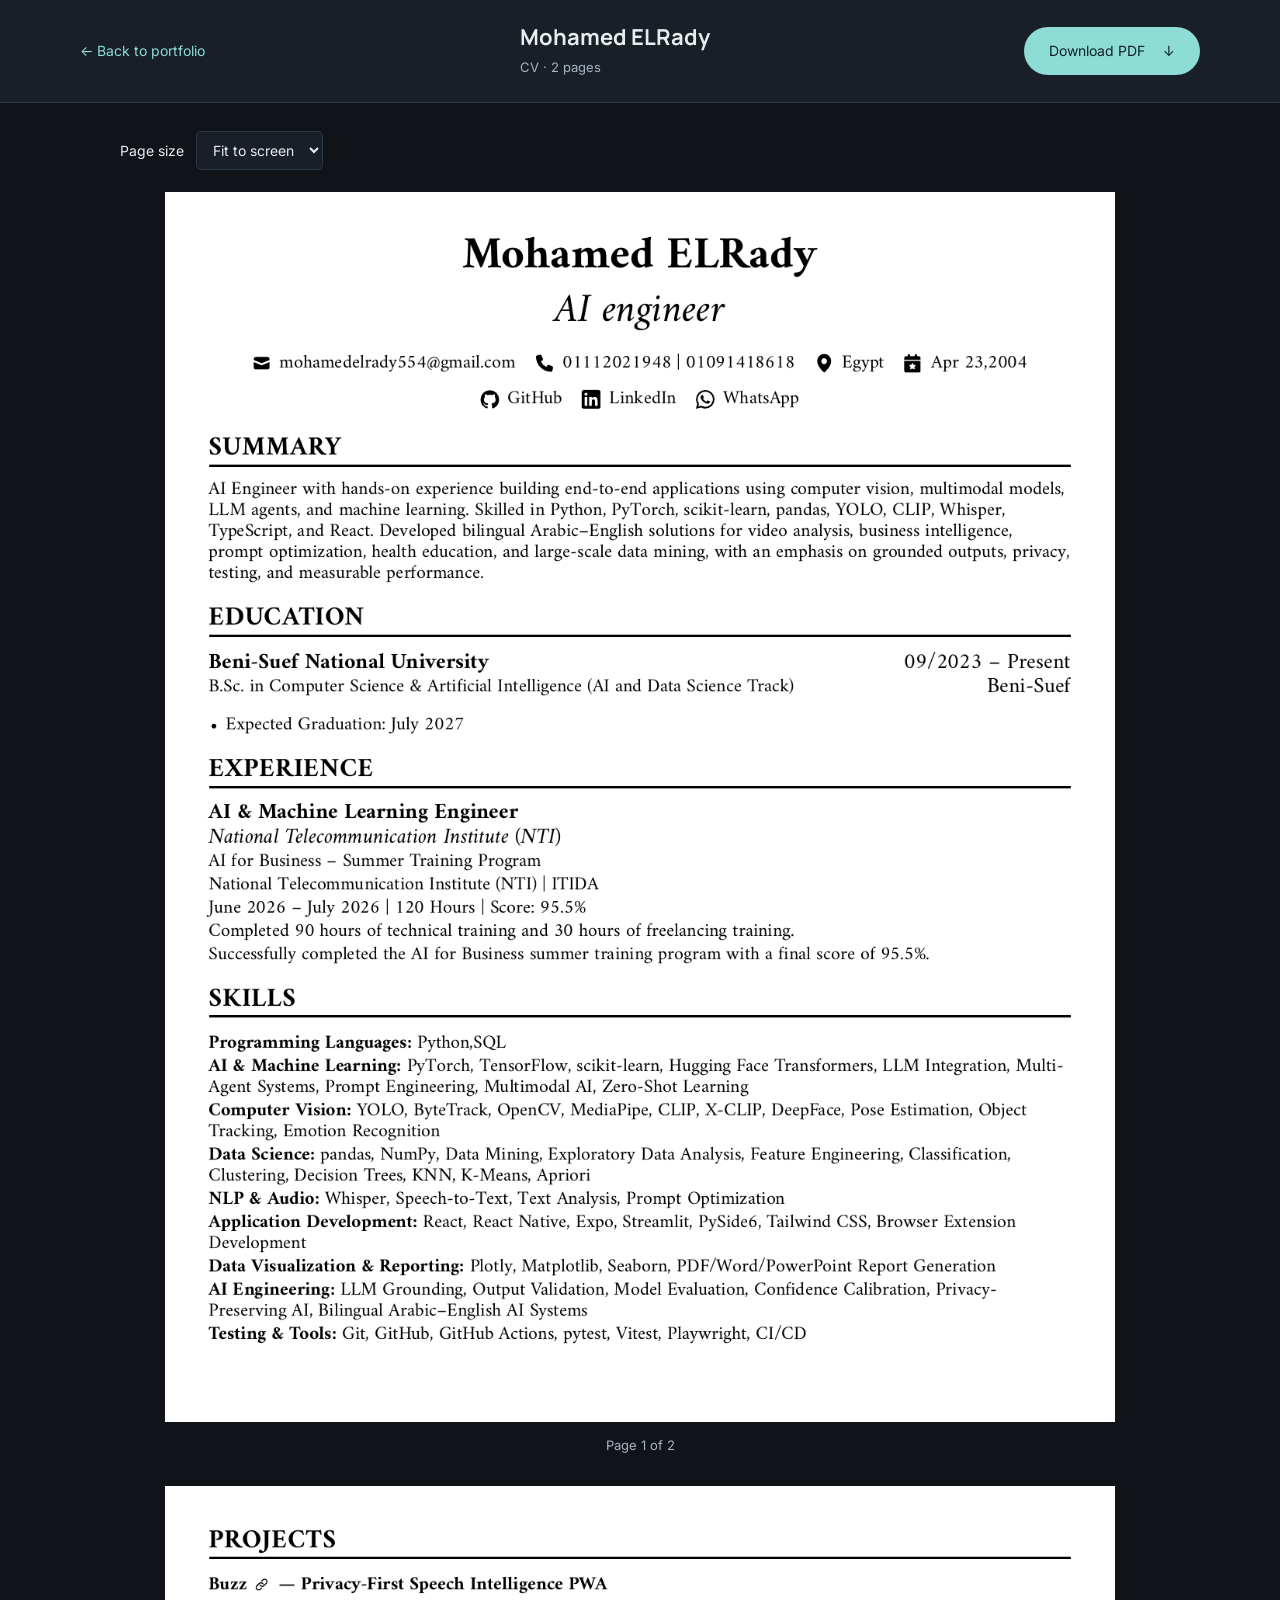
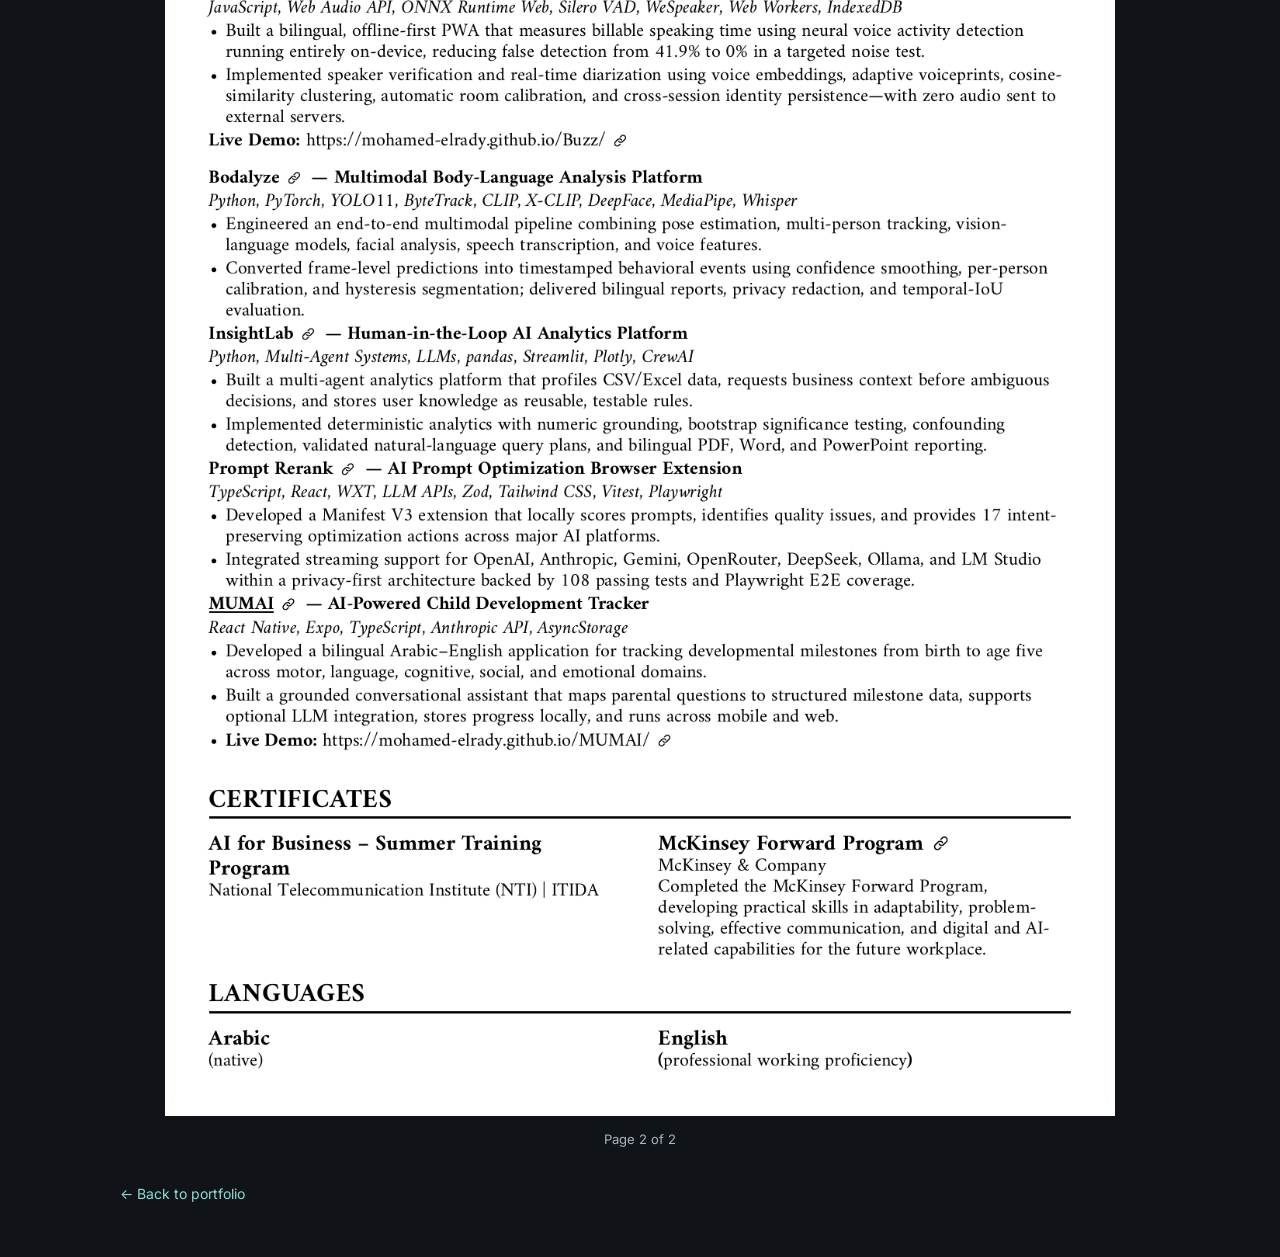
<file: cv.html>
<!doctype html>
<html lang="en">
<head>
  <meta charset="utf-8">
  <meta name="viewport" content="width=device-width, initial-scale=1">
  <meta name="theme-color" content="#101419">
  <meta name="description" content="Read and download Mohamed ELRady’s CV: AI engineering experience, projects, education, and technical skills.">
  <title>Mohamed ELRady — CV</title>
  <link rel="icon" href="assets/favicon.svg?v=electric-black" type="image/svg+xml">
  <link rel="preconnect" href="https://fonts.googleapis.com">
  <link rel="preconnect" href="https://fonts.gstatic.com" crossorigin>
  <link href="https://fonts.googleapis.com/css2?family=Inter:wght@400;500;600;700&amp;family=Manrope:wght@400;500;600;700;800&amp;display=swap" rel="stylesheet">
  <link rel="stylesheet" href="styles.css?v=cv-original-colors">
  <script src="cursor.js?v=1" defer></script>
  <link rel="stylesheet" href="premium.css?v=4">
</head>
<body class="cv-document">
  <a class="skip-link" href="#document-pages">Skip to CV</a>
  <header class="document-toolbar">
    <a class="document-back" href="./#cv"><span aria-hidden="true">←</span> Back to portfolio</a>
    <div><h1>Mohamed ELRady</h1><p>CV · 2 pages</p></div>
    <a class="button" href="assets/Mohamed-ELRady-CV.pdf" download="Mohamed-ELRady-CV.pdf">Download PDF <span aria-hidden="true">↓</span></a>
  </header>
  <main id="document-pages" class="document-pages" aria-label="Curriculum vitae">
    <div class="document-controls"><label for="document-zoom">Page size <select id="document-zoom"><option value="fit">Fit to screen</option><option value="large">Larger text</option></select></label></div>
    <div class="document-canvas" tabindex="0" role="region" aria-label="CV pages. Scroll to read both pages.">
      <figure><img src="assets/cv/page-1.png" alt="CV page 1: contact information, summary, education, experience, and skills. Shown in the original PDF colors." width="1224" height="1584"><figcaption>Page 1 of 2</figcaption></figure>
      <figure><img src="assets/cv/page-2.png" alt="CV page 2: projects, certificates, and languages. Shown in the original PDF colors." width="1224" height="1584" loading="lazy"><figcaption>Page 2 of 2</figcaption></figure>
    </div>
    <a class="document-back document-bottom" href="./#cv">← Back to portfolio</a>
  </main>
  <script>
    document.querySelector('#document-zoom').addEventListener('change', function () {
      document.querySelector('.document-canvas').classList.toggle('is-large', this.value === 'large');
    });
  </script>
</body>
</html>
</file>
<file: styles.css>
:root {
  color-scheme: dark;
  --paper: #101419;
  --surface: #1a2028;
  --soft: #141a21;
  --ink: #e0e7ee;
  --muted: #a5afbd;
  --accent: #6ad5de;
  --accent-hover: #8de1e7;
  --accent-soft: #85dce4;
  --on-accent: #102128;
  --accent-surface: #20343e;
  --line: #303c49;
  --body: 'Open Sans', sans-serif;
  --display: 'Raleway', sans-serif;
}
* { box-sizing: border-box; }
html { scroll-behavior: smooth; scroll-padding-top: 25px; }
body { margin: 0; background: var(--paper); color: var(--ink); font: 16px/1.8 var(--body); -webkit-font-smoothing: antialiased; }
a { color: var(--accent); text-decoration: none; }
a,button { -webkit-tap-highlight-color: transparent; touch-action: manipulation; }
a:focus-visible,button:focus-visible { outline: 3px solid var(--accent); outline-offset: 5px; }
button { font: inherit; cursor: pointer; }
h1,h2,h3,p { margin: 0; }
h1,h2,h3 { font-family: var(--display); line-height: 1.25; }
::selection { color: var(--ink); background: #2c5362; }
.icon-library { position: absolute; width: 0; height: 0; overflow: hidden; }
.icon { width: 24px; height: 24px; fill: none; stroke: currentColor; stroke-width: 1.7; stroke-linecap: round; stroke-linejoin: round; flex: none; }
.sr-only { position:absolute; width:1px; height:1px; padding:0; margin:-1px; overflow:hidden; clip:rect(0,0,0,0); white-space:nowrap; border:0; }
.skip-link { position: fixed; z-index: 100; left: 20px; top: 15px; padding: 8px 18px; background: var(--surface); transform: translateY(-160%); }
.skip-link:focus { transform: none; }
.side-header { position: fixed; z-index: 30; top: 0; left: 0; bottom: 0; display: flex; align-items: center; padding: 15px; pointer-events: none; }
.side-header nav { pointer-events: auto; }
.side-header ul { list-style: none; margin: 0; padding: 0; }
.side-header li { margin: 0 0 10px; }
.nav-link { display: flex; align-items: center; gap: 14px; padding: 16px; width: 56px; height: 56px; overflow: hidden; white-space: nowrap; color: #bac6d1; background: #202a34f2; border-radius: 40px; box-shadow: 0 3px 12px #00000024; transition: width .25s, background .25s, color .25s; }
.nav-link .icon { width: 24px; height: 24px; }
.nav-link span { font-size: 15px; opacity: 0; transition: opacity .2s; }
.nav-link:hover,.nav-link:focus-visible { width: 154px; color: var(--on-accent); background: var(--accent); }
.nav-link:hover span,.nav-link:focus-visible span { opacity: 1; }
.nav-link.active { background: var(--accent); color: var(--on-accent); }
body.at-home .nav-link.active { background: var(--accent-soft); color: #102128; }
.menu-toggle,.nav-backdrop { display: none; }
.hero { min-height: 100svh; height: auto; padding: 64px 0; position: relative; overflow: hidden; display: flex; align-items: center; isolation: isolate; }
.hero-color { position: absolute; z-index: -2; height: 132%; width: 64%; top: -17%; left: -27%; background: linear-gradient(145deg, #192e38, #16242d 65%, #182e37); border-radius: 0 55% 55% 0; }
.hero-layout { width: min(1240px,calc(100% - 190px)); margin-left: max(130px,calc((100% - 1240px)/2)); display: grid; grid-template-columns: minmax(0, .95fr) minmax(0, 1fr); align-items: center; gap: 9%; }
.portrait-wrap { position: relative; padding-block: 40px; }
.portrait-ring { width: 100%; aspect-ratio: 1; border-radius: 50%; padding: 8px; border: 1px solid #6ad5de80; position: relative; box-shadow: 0 0 34px #6ad5de0b; }
.portrait-ring:before { content: ''; position: absolute; inset: -15px; border: 1px solid #6ad5de25; border-radius: 50%; }
.portrait-ring img { width: 100%; height: 100%; display: block; object-fit: cover; border-radius: 50%; filter: saturate(.65); }

.hero-copy { min-width: 0; padding: 25px 0; }
.hello { font: 400 18px var(--display); color: var(--muted); margin-bottom: 16px; }
.hero h1 { font-size: clamp(52px,5.3vw,78px); letter-spacing: -.045em; font-weight: 800; line-height: 1.12; }
.hero h1>span { color: var(--accent); }
.hero-role { font-family: 'Poppins',sans-serif; font-size: clamp(22px,2.15vw,30px); color: var(--accent); margin-top: 20px; min-height: 45px; }
.typing-cursor { color: var(--accent); margin-left: 4px; animation: blink 1s step-end infinite; }
@keyframes blink { 50% { opacity: 0; } }
.hero-intro { font-size: 16px; color: var(--muted); margin-top: 16px; line-height: 1.9; }
.social-links { display: flex; gap: 24px; margin-top: 30px; }
.social-links a { display: inline-flex; align-items: center; justify-content: center; min-width: 44px; min-height: 44px; color: #b8c5d0; padding: 5px 0; transition: color .2s, transform .2s; }
.social-links a:hover { color: var(--accent); transform: translateY(-3px); }
.hero-work { min-height: 44px; display: inline-flex; align-items: center; gap: 22px; border-bottom: 1px solid #48717e; margin-top: 35px; padding-bottom: 6px; font-size: 14px; font-weight: 600; }
.hero-work span { color: var(--accent); font-size: 22px; line-height: 1; }
.hero-lines { position:absolute; inset:0; z-index:-1; overflow:hidden; pointer-events:none; opacity:.5; }
.hero-lines span { position:absolute; right: -690px; bottom: -790px; width: 1050px; height: 1400px; border:1px solid #345761; border-radius:50%; transform: rotate(35deg); }


main { margin-left: 100px; }
.section { padding: 80px 0; scroll-margin-top: 10px; }
.container { max-width: 1140px; width: calc(100% - 90px); margin: auto; }
.section-title { text-align: center; margin-bottom: 46px; }
.section-title h2 { text-transform: uppercase; font-size: 32px; font-weight: 700; letter-spacing: .015em; padding-bottom: 22px; margin-bottom: 17px; position: relative; }
.section-title h2:before { content:''; position:absolute; width:120px; height:1px; background:var(--line); bottom:1px; left:calc(50% - 60px); }
.section-title h2:after { content:''; position:absolute; width:40px; height:3px; background:var(--accent); bottom:0; left:calc(50% - 20px); }
.section-title p { color:var(--muted); font-size:15px; }


.about-grid { max-width: 820px; margin: auto; }
.about-copy h3 { font-size:26px; color:var(--accent); margin-bottom:18px; font-weight:700; }
.about-copy p { color:var(--muted); margin-bottom:17px; font-size:15px; line-height:1.95; }
.about-details { display:grid; grid-template-columns:1fr 1fr; gap:12px 24px; padding-top:12px; font-size:14px; }
.about-details strong { color:var(--ink); }
.about-details a { min-height:44px; display:flex; align-items:center; gap:10px; font-weight:600; }
.about-details .icon { width:17px; height:17px; }
.tools-section { padding-top:36px; padding-bottom:65px; }





.projects-section,.highlights-section { background:var(--soft); }
.projects-grid { display:flex; flex-wrap:wrap; gap:26px; justify-content:center; }
.project-card { min-width:0; overflow-wrap:anywhere; flex:0 0 calc((100% - 52px)/3); text-align:center; padding:38px 25px 27px; background:var(--surface); border:1px solid #303c49; border-radius:5px; display:flex; flex-direction:column; align-items:center; transition:transform .25s,box-shadow .25s; }
.project-card:hover { transform:translateY(-5px); box-shadow:0 12px 28px #00000033; }
.project-icon { width:82px; height:82px; border-radius:44% 56% 57% 43% / 51% 44% 56% 49%; display:grid; place-items:center; margin-bottom:23px; background:#20343e; color:var(--accent); }
.project-icon .icon { width:34px; height:34px; stroke-width:1.5; }
.project-icon.amber { background:#342f26; color:#d1b17d; border-radius:57% 43% 40% 60% / 50% 57% 43% 50%; }
.project-icon.blue{background:#243340;color:#92bbda}.project-icon.purple{background:#302a3b;color:#bba7d0}.project-icon.rose{background:#382c31;color:#d5a3ae}
.project-card h3 { font-size:23px; font-weight:700; margin-bottom:16px; }
.project-card p { color:var(--muted); font-size:14px; line-height:1.85; }
.project-tags { font-size:12px; color:#a3b4c2; margin:18px 0; }
.project-links { display:flex; align-items:center; justify-content:center; gap:26px; margin-top:auto; padding-top:3px; }
.project-links a { min-height:44px; display:flex; align-items:center; gap:7px; font-size:14px; font-weight:600; }
.project-links .icon { width:16px; height:16px; }
.project-links a:hover { color:var(--accent); }
.certificates-grid { display:grid; grid-template-columns:1fr 1fr; gap:28px; }
.certificate { display:flex; align-items:flex-start; gap:25px; border:1px solid var(--line); background:var(--surface); padding:30px; border-radius:5px; }
.certificate-mark { width:75px; flex:none; background:var(--accent-surface); color:var(--ink); font-family:var(--display); font-weight:700; font-size:25px; padding:18px 7px; text-align:center; }
.certificate-mark span { font:10px var(--body); display:block; margin-top:8px; letter-spacing:.1em; }
.certificate-mark.mckinsey { background:#293b4c; width:84px; }
.certificate-mark.mckinsey span { font-size:8px; letter-spacing:0; white-space:nowrap; }
.certificate-label { font-size:10px; color:var(--muted); letter-spacing:.08em; }
.certificate h3 { margin:10px 0; font-size:22px; }
.certificate p { font-size:13px; color:var(--muted); }
.certificate-detail { margin-top:12px; }
.result { display:inline-block; padding:3px 10px; background:#243a31; color:#a5d0b1; font-size:12px; border-radius:3px; margin-top:16px; }
.credential { min-height:44px; display:inline-flex; gap:8px; align-items:center; font-size:13px; margin-top:16px; font-weight:600; }
.credential .icon { width:16px; height:16px; }
.highlights-grid { display:grid; grid-template-columns:repeat(3,1fr); gap:45px; text-align:center; }
.highlights-grid strong { font-family:var(--display); font-size:30px; color:var(--accent); font-weight:700; }
.highlights-grid h3 { font-size:17px; margin:13px 0; }
.highlights-grid p { font-size:14px; color:var(--muted); max-width:285px; margin:auto; }
.contact-grid { display:grid; grid-template-columns:1fr 1fr; gap:34px 75px; max-width:850px; margin:auto; }
.contact-item { display:flex; gap:20px; align-items:center; }
.contact-icon { display:grid; place-items:center; width:48px; height:48px; border-radius:50%; color:var(--accent); background:#20343e; flex:none; transition:background .2s,color .2s; }
.contact-item:hover .contact-icon { background:var(--accent); color:var(--on-accent); }
.contact-item strong { display:block; font-family:var(--display); font-size:21px; font-weight:600; }
.contact-item>span>span { display:block; color:var(--muted); font-size:13px; overflow-wrap:anywhere; margin-top:4px; }
.resume { text-align:center; margin-top:65px; }
.resume h3 { font-size:20px; font-weight:500; margin-bottom:22px; }
.button { display:inline-flex; gap:18px; align-items:center; padding:12px 25px; background:var(--accent); color:var(--on-accent); border-radius:25px; font-size:14px; transition:background .2s; }
.button:hover { background:var(--accent-hover); }
.button .icon { width:19px; height:19px; }
.cv-reader { max-width: 960px; margin: auto; border: 1px solid var(--line); border-radius: 8px; overflow: hidden; background: var(--surface); }
.cv-toolbar { display: flex; align-items: center; justify-content: space-between; gap: 20px; padding: 22px 26px; }
.cv-file { display: flex; align-items: center; gap: 14px; }
.cv-file > .icon { color: var(--accent); width: 30px; height: 30px; }
.cv-file strong { display: block; font: 700 19px var(--display); }
.cv-file small { display: block; color: var(--muted); font-size: 12px; margin-top: 5px; }
.cv-controls { display: flex; align-items: center; justify-content: space-between; gap: 16px; padding: 12px 26px; border-block: 1px solid var(--line); font-size: 13px; color: var(--muted); }
.cv-controls > div { display: flex; align-items: center; gap: 22px; }
.cv-controls a { min-height:44px; display: inline-flex; align-items: center; gap: 6px; color: var(--accent); font: 600 13px var(--body); }

.cv-controls a:hover { color: var(--accent); }
.cv-controls .icon { width: 16px; height: 16px; }
.cv-preview { max-height: min(780px, 80svh); padding: 26px; background: #12171d; overflow: auto; scrollbar-color: #546d7e #12171d; }
.cv-preview:focus-visible { outline: 3px solid var(--accent); outline-offset: -3px; }
.cv-page { width: 100%; margin: 0 auto 24px; }
.cv-page:last-child { margin-bottom: 0; }
.cv-page img { display: block; width: 100%; height: auto; background: #fff; box-shadow: 0 2px 12px #00000024; }
.cv-page figcaption { text-align: center; color: var(--muted); font-size: 12px; padding-top: 10px; }

@media(max-width:700px) {
  .cv-toolbar { padding: 20px 16px; flex-wrap: wrap; gap: 17px; }
  .cv-toolbar .button { justify-content: center; width: 100%; }
  .cv-controls { padding: 12px 16px; flex-direction: column; align-items: flex-start; gap: 8px; }
  .cv-controls > div { justify-content: space-between; width: 100%; }
  .cv-preview { padding: 10px; max-height: 70svh; }
  
  .cv-file strong { font-size: 18px; }
}
footer { text-align:center; padding:48px 24px 30px 124px; background:#141a21; }
footer h2 { font-size:30px; font-weight:700; }
footer h2>span { color:var(--accent); }
footer>p { margin:8px 0 22px; font-size:14px; font-style:italic; color:var(--muted); }
.footer-socials { display:flex; justify-content:center; gap:12px; margin-bottom:26px; }
.footer-socials a { width:44px; height:44px; display:grid; place-items:center; background:var(--accent); color:var(--on-accent); border-radius:50%; }
.footer-socials .icon { width:17px; height:17px; }
footer small { font-size:12px; color:var(--muted); }
.back-to-top { position:fixed; z-index:25; right:20px; bottom:20px; width:44px; height:44px; display:grid; place-items:center; border-radius:50%; background:var(--accent); color:var(--on-accent); opacity:0; visibility:hidden; transition:opacity .2s; }
.back-to-top.visible { opacity:1; visibility:visible; }
.back-to-top .icon { width:20px; height:20px; }
@media(min-width:1600px){.hero-layout{gap:110px}.hero-color{left:-25%;width:62%}.hero h1{font-size:84px}}
@media(max-width:1100px){.hero-layout{width:calc(100% - 150px);margin-left:110px;gap:7%;grid-template-columns:minmax(0,1fr) minmax(0,1fr)}.hero h1{font-size:58px}.container{width:calc(100% - 50px)}.project-card{padding:30px 20px;flex-basis:calc((100% - 26px)/2)}.certificate{padding:24px;gap:16px}.certificate-mark{width:58px;font-size:22px}.contact-grid{gap:30px}}
@media(max-width:900px){.project-card{flex-basis:calc((100% - 26px)/2)}.certificates-grid{grid-template-columns:1fr}.certificate{max-width:620px;width:100%;margin:auto}.highlights-grid{gap:25px}.hero h1{font-size:50px}.hero-role{font-size:22px}.about-details{grid-template-columns:1fr}.hero-color{width:68%;left:-28%}}
@media(max-width:700px){
  html{scroll-padding-top:20px}main{margin-left:0}.container{width:calc(100% - 40px)}.section{padding:60px 0}
  .side-header{width:min(265px,calc(100% - 64px));padding:24px;overflow-y:auto;left:-280px;background:var(--surface);transition:left .25s;border-right:1px solid var(--line);pointer-events:auto}
  .side-header.is-open{left:0}.side-header nav{width:100%}.nav-link{width:100%;gap:15px}.nav-link span{opacity:1}.nav-link:hover,.nav-link:focus-visible{width:100%}
  .menu-toggle{position:fixed;right:17px;top:17px;z-index:40;display:flex;flex-direction:column;align-items:center;justify-content:center;gap:5px;width:44px;height:44px;background:var(--surface);color:var(--ink);border:1px solid var(--line);border-radius:50%;box-shadow:0 2px 10px #00000033}
  .menu-toggle span{width:19px;height:1.5px;background:currentColor;transition:transform .2s,opacity .2s}
  .menu-toggle[aria-expanded=true] span:nth-child(1){transform:translateY(6.5px) rotate(45deg)}.menu-toggle[aria-expanded=true] span:nth-child(2){opacity:0}.menu-toggle[aria-expanded=true] span:nth-child(3){transform:translateY(-6.5px) rotate(-45deg)}
  .nav-backdrop:not([hidden]){display:block;position:fixed;inset:0;z-index:29;background:#05080bb3}.menu-open{overflow:hidden}
  .hero{height:auto;min-height:100svh;max-height:none;padding:65px 0 66px;align-items:flex-start}
  .hero-color{width:160%;height:380px;top:-164px;left:-57%;border-radius:0 0 55% 48%;transform:rotate(-12deg)}
  .hero-layout{width:calc(100% - 44px);margin:0 auto;display:flex;flex-direction:column;gap:0;text-align:center}
  .portrait-wrap{width:225px;padding:10px 0 0}.portrait-ring{padding:6px}.portrait-ring:before{inset:-9px}
  .hero-copy{padding:30px 0 8px;width:100%}.hello{font-size:15px;margin-bottom:12px}.hero h1{font-size:48px;line-height:1.12;letter-spacing:-.035em}.hero h1 br{display:none}.hero h1 br:after{content:' '}
  .hero-role{font-size:22px;min-height:36px;margin-top:14px}.hero-intro{font-size:15px;line-height:1.7;margin-top:11px}.social-links{justify-content:center;margin-top:20px;gap:26px}.hero-work{margin-top:22px;font-size:13px}.hero-lines{opacity:.35}.hero-lines span{right:-890px;bottom:-1060px}
  .section-title{margin-bottom:32px}.section-title h2{font-size:27px}.section-title p{font-size:14px}
  .about-copy h3{text-align:center;font-size:24px}.about-copy p{font-size:15px}.about-details{grid-template-columns:1fr;font-size:14px}
  .tools-section{padding-top:15px}
  .projects-grid{gap:20px}.project-card{flex-basis:100%;max-width:430px;padding:32px 25px}.project-card p{font-size:15px}.project-tags{font-size:12px}
  .certificate{padding:22px 18px;gap:18px}.certificate h3{font-size:20px}.certificate-label{font-size:10px}.certificate-mark{width:60px;font-size:22px}.certificate-mark.mckinsey{width:76px}
  .highlights-grid{grid-template-columns:1fr;gap:35px}.highlights-grid article+article{border-top:1px solid #303c49;padding-top:30px}.highlights-grid strong{font-size:28px}
  .contact-grid{grid-template-columns:1fr;gap:28px;max-width:400px}.contact-item{gap:16px}.contact-item strong{font-size:20px}.contact-item>span>span{font-size:13px}.contact-icon{width:44px;height:44px}.resume{margin-top:45px}.resume h3{font-size:18px}
  footer{padding:38px 24px 28px}footer h2{font-size:27px}.back-to-top{right:15px;bottom:15px;width:44px;height:44px}
}
@media(max-width:380px){.hero h1{font-size:40px}.portrait-wrap{width:200px}.hero{padding-top:60px}.hero-copy{padding-top:26px}.hero-color{height:360px}.hero-role{font-size:20px}.container{width:calc(100% - 32px)}.certificate{gap:13px;padding:20px 14px}.certificate-mark{width:51px;font-size:19px}.certificate-mark.mckinsey{width:76px}.certificate h3{font-size:19px}.contact-item>span>span{font-size:12px}}
@media(prefers-reduced-motion:reduce){html{scroll-behavior:auto}*,*:before,*:after{animation:none!important;transition:none!important}.typing-cursor{display:none}}

/* The native dot stays usable even if JavaScript or the trailing ring is unavailable. */
@media (hover: hover) and (pointer: fine) {
  html, body, a, button, [role="button"], label, summary {
    cursor: url("assets/cursor.svg") 12 12, auto;
  }
  input, textarea, [contenteditable="true"] { cursor: text; }
  select { cursor: pointer; }
  button:disabled, [aria-disabled="true"] { cursor: not-allowed; }
}
.cursor-trail {
  position: fixed;
  inset: 0 auto auto 0;
  width: 0;
  height: 0;
  z-index: 1000;
  pointer-events: none;
  opacity: 0;
}
.cursor-trail.is-visible { opacity: 1; }
.cursor-ring {
  display: block;
  width: 32px;
  height: 32px;
  border: 1px solid #6ad5de70;
  border-radius: 50%;
  transform: translate(-50%, -50%);
  transition: width .18s ease, height .18s ease, background .18s ease, border-color .18s ease;
}
.cursor-trail.is-interactive .cursor-ring {
  width: 48px;
  height: 48px;
  border-color: #6ad5dec0;
  background: #6ad5de0b;
}
.cursor-trail.is-pressed .cursor-ring { width: 24px; height: 24px; }
@media (hover: none), (pointer: coarse), (prefers-reduced-motion: reduce) {
  .cursor-trail { display: none; }
}

/* Full-page CV reader also works in browsers without a built-in PDF viewer. */
.cv-document .document-toolbar {
  display: flex;
  justify-content: space-between;
  align-items: center;
  gap: 24px;
  padding: 24px max(24px, calc((100% - 1120px) / 2));
  border-bottom: 1px solid var(--line);
  background: var(--surface);
}
.document-toolbar h1 { font-size: 22px; }
.document-toolbar p { font-size: 13px; color: var(--muted); margin-top: 4px; }
.document-back { font-size: 14px; }
.cv-document .document-pages { margin: 0 auto; width: min(100% - 40px, 1040px); padding: 28px 0 50px; }
.document-controls { display: flex; align-items: center; justify-content: space-between; gap: 16px; margin-bottom: 22px; font-size: 14px; }
.document-controls label { display: flex; align-items: center; gap: 12px; }
.document-controls select { background: var(--surface); color: var(--ink); border: 1px solid var(--line); border-radius: 5px; padding: 9px 12px; font: inherit; }
.document-controls select:focus-visible, .document-canvas:focus-visible { outline: 2px solid var(--accent); outline-offset: 3px; }
.document-canvas { overflow-x: auto; }
.document-canvas figure { margin: 0 auto 30px; width: 100%; max-width: 950px; }
.document-canvas.is-large figure { width: 1224px; max-width: none; }
.document-canvas img { display: block; width: 100%; height: auto; }
.document-canvas figcaption { text-align: center; color: var(--muted); font-size: 13px; padding-top: 12px; }
.document-bottom { display: inline-block; }
@media(max-width:700px) {
  .cv-document .document-toolbar { flex-wrap: wrap; gap: 18px; padding: 20px; }
  .document-toolbar .document-back { flex-basis: 100%; }
  .document-toolbar h1 { font-size: 19px; }
  .document-toolbar .button { font-size: 13px; gap: 10px; padding: 10px 16px; }
  .cv-document .document-pages { width: calc(100% - 28px); padding-top: 20px; }
  .document-controls { flex-wrap: wrap; font-size: 13px; }
  .document-text { padding: 20px 16px; }
}

/* Contact chooser */
.contact-trigger { border: 0; padding: 0; background: none; color: var(--accent); text-align: left; }
.contact-dialog { width: min(440px, calc(100% - 32px)); max-height: calc(100svh - 40px); margin: auto; padding: 28px; border: 1px solid var(--line); border-radius: 18px; background: var(--surface); color: var(--ink); box-shadow: 0 24px 80px #0008; }
.contact-dialog::backdrop { background: #05080bbd; backdrop-filter: blur(5px); }
body.contact-open { overflow: hidden; }
.contact-dialog-heading { display: flex; align-items: center; justify-content: space-between; gap: 16px; }
.contact-dialog h2 { font-size: 26px; }
.contact-close { display: grid; place-items: center; width: 44px; height: 44px; flex: none; border: 1px solid var(--line); border-radius: 50%; background: var(--soft); color: var(--muted); font-size: 26px; line-height: 1; }
.contact-dialog > p { margin: 8px 0 24px; color: var(--muted); font-size: 14px; }
.contact-options { display: grid; gap: 12px; }
.contact-option { display: flex; align-items: center; justify-content: space-between; gap: 16px; padding: 16px 18px; border: 1px solid var(--line); border-radius: 10px; background: var(--soft); }
.contact-option:hover { border-color: var(--accent); background: var(--accent-surface); }
.contact-option strong { display: block; font-size: 16px; font-weight: 600; }
.contact-option small { display: block; margin-top: 3px; color: var(--muted); font-size: 13px; }
@media(max-width: 380px) { .contact-dialog { padding: 20px; } }

.email-address { display: block; width: 100%; min-width: 0; margin: 0 0 18px; padding: 12px 10px; border: 1px solid var(--line); border-radius: 8px; background: var(--paper); color: var(--ink); font: 13px var(--body); }
.email-address:focus-visible { outline: 2px solid var(--accent); outline-offset: 3px; }
button.contact-option { width: 100%; color: var(--accent); text-align: left; }
.contact-dialog .email-status { font-size: 13px; margin: 16px 0 0; color: var(--accent); }
.email-status:empty { display: none; }

/* Quiet skill groups: one small line icon per category. */
.skills-grid { display: grid; grid-template-columns: repeat(2, minmax(0, 1fr)); gap: 34px 52px; max-width: 960px; margin: auto; }
.skill-group { padding: 24px 0 0; border-top: 1px solid var(--line); }
.skill-group h3 { display: flex; align-items: center; gap: 12px; font-size: 20px; font-weight: 600; margin-bottom: 18px; }
.skill-group h3 .icon { width: 20px; height: 20px; color: var(--accent); stroke-width: 1.6; }
.skill-group ul { list-style: none; margin: 0; padding: 0 0 0 32px; display: grid; gap: 9px; }
.skill-group li { color: var(--muted); font-size: 15px; line-height: 1.65; }
@media(max-width: 700px) {
  .skills-grid { grid-template-columns: 1fr; gap: 28px; }
  .skill-group { padding-top: 22px; }
  .skill-group h3 { font-size: 19px; margin-bottom: 16px; }
}

/* Keep navigation and hero usable on short and mid-size screens. */
@media (min-width: 701px) and (max-width: 900px) {
  .hero h1 { font-size: clamp(38px, 5.5vw, 50px); }
  .hero-role { font-size: 20px; min-height: 72px; }
  .hero-intro br { display: none; }
}
@media (max-height: 520px) {
  .side-header { align-items: flex-start; overflow-y: auto; }
  .side-header nav { margin-block: auto; }
}
.contact-item > span:last-child { min-width: 0; }
@media (hover: none) { .project-card:hover { transform: none; box-shadow: none; } }
</file>
<file: premium.css>
/* Premium portfolio layer. The original stylesheet remains available for rollback. */
:root { --paper:#101419; --surface:#181f27; --soft:#131a21; --ink:#e8edf2; --muted:#a8b4c1; --accent:#8ddcd5; --accent-hover:#b4eee8; --line:#2b3742; --body:'Inter',sans-serif; --display:'Manrope',sans-serif; --radius:18px; }
html { scroll-padding-top:104px; }
body { font:400 15px/1.75 var(--body); }
.portfolio-page { background:var(--paper); }
.portfolio-page .container { width:calc(100% - 96px); max-width:1180px; }
.portfolio-page main { margin-left:0; }
.portfolio-page .section { padding:104px 0; scroll-margin-top:12px; }
.portfolio-page .section-title { margin-bottom:44px; text-align:left; max-width:770px; }
.portfolio-page .section-title h2 { text-transform:none; font:700 clamp(29px,3.1vw,43px)/1.22 var(--display); letter-spacing:-.045em; padding:0; margin:12px 0 18px; }
.portfolio-page .section-title h2:before,.portfolio-page .section-title h2:after { display:none; }
.portfolio-page .section-title > p:not(.eyebrow) { color:var(--muted); font-size:16px; line-height:1.75; }
.portfolio-page .eyebrow { display:flex; align-items:center; flex-wrap:wrap; gap:10px; color:var(--accent); font-size:11px; line-height:1.7; font-weight:600; letter-spacing:.14em; text-transform:uppercase; }
.eyebrow > span { color:#58717b; }
.portfolio-page .button { min-height:48px; padding:12px 22px; border:1px solid var(--accent); border-radius:8px; font:600 14px/1.5 var(--body); gap:12px; justify-content:center; text-align:center; transition:background .18s,border-color .18s,transform .18s; }
.portfolio-page .button:hover { background:var(--accent-hover); border-color:var(--accent-hover); }
.portfolio-page .button:active { transform:translateY(1px); }
.portfolio-page .button-secondary { background:transparent; color:var(--ink); border-color:#46545f; }
.portfolio-page .button-secondary:hover { background:var(--surface); border-color:var(--muted); }
.portfolio-page a:focus-visible,.portfolio-page button:focus-visible { outline:2px solid var(--accent); outline-offset:5px; }
.text-link { display:inline-flex; align-items:center; gap:8px; min-height:44px; font-size:14px; font-weight:500; }
.text-link .icon { width:16px; height:16px; }
/* A quiet, persistent navigation rail at the top. */
.site-header { position:sticky; top:0; z-index:50; border-bottom:1px solid #2b374280; background:#101419ed; backdrop-filter:blur(16px); transition:box-shadow .2s; }
.site-header.is-scrolled { box-shadow:0 8px 30px #0002; }
.nav-shell { max-width:1280px; width:calc(100% - 64px); height:80px; margin:auto; display:flex; align-items:center; justify-content:space-between; gap:32px; }
.brand { display:inline-flex; align-items:center; gap:12px; color:var(--ink); min-height:44px; flex:none; }
.brand-mark { font:800 26px/1 var(--display); letter-spacing:-.08em; }
.brand-mark > span { color:var(--accent); }
.portfolio-page .side-header { position:static; inset:auto; display:flex; align-items:center; padding:0; gap:28px; pointer-events:auto; background:none; border:0; width:auto; overflow:visible; transition:none; }
.portfolio-page .side-header nav { margin:0; }
.portfolio-page .side-header ul { display:flex; align-items:center; gap:6px; }
.portfolio-page .side-header li { margin:0; }
.portfolio-page .nav-link { position:relative; min-height:44px; height:auto; width:auto; padding:10px 13px; border-radius:6px; overflow:visible; font-size:13px; font-weight:500; line-height:1.5; color:var(--muted); background:transparent; box-shadow:none; transition:color .18s,background .18s; }
.portfolio-page .nav-link:hover,.portfolio-page .nav-link:focus-visible { width:auto; color:var(--ink); background:var(--surface); }
.portfolio-page .nav-link.active,.portfolio-page.at-home .nav-link.active { background:transparent; color:var(--accent); }
.portfolio-page .nav-link.active:after { content:''; position:absolute; width:16px; height:2px; left:calc(50% - 8px); bottom:1px; background:var(--accent); border-radius:2px; }
.nav-socials { display:flex; padding-left:20px; border-left:1px solid var(--line); gap:4px; }
.nav-socials a { width:40px; height:44px; display:grid; place-items:center; color:var(--muted); border-radius:6px; }
.nav-socials a:hover { color:var(--accent); background:var(--surface); }
.nav-socials .icon { width:18px; height:18px; }
.portfolio-page .menu-toggle { display:none; }
/* Hero: personal typography with a restrained technical grid. */
.portfolio-page .hero { min-height:0; height:auto; max-height:none; padding:78px 0 84px; display:block; position:relative; overflow:hidden; }
.portfolio-page .hero:before { content:''; position:absolute; inset:0; z-index:-1; background:radial-gradient(ellipse at 80% 28%,#22434a42,transparent 48%); }
.portfolio-page .hero:after { content:''; position:absolute; z-index:-1; width:50%; inset:0 0 0 auto; opacity:.18; background-image:linear-gradient(#45636e 1px,transparent 1px),linear-gradient(90deg,#45636e 1px,transparent 1px); background-size:64px 64px; mask-image:radial-gradient(ellipse,black,transparent 68%); }
.portfolio-page .hero-layout { margin:0 auto; width:calc(100% - 96px); grid-template-columns:minmax(0,1.35fr) minmax(0,.85fr); gap:84px; align-items:center; text-align:left; }
.portfolio-page .hero-copy { padding:12px 0 20px; }
.portfolio-page .hero h1 { font:800 clamp(56px,6.5vw,88px)/1.03 var(--display); letter-spacing:-.065em; margin:24px 0; }
.portfolio-page .hero h1 br { display:block; }
.portfolio-page .hero h1 br:after { content:none; }
.portfolio-page .hero h1 > span { color:var(--accent); }
.portfolio-page .hero-role { min-height:1.45em; margin:0; font:600 clamp(27px,3vw,38px)/1.3 var(--display); letter-spacing:-.035em; color:var(--accent); white-space:nowrap; }
.portfolio-page #typed-role { word-spacing:.22em; }
.portfolio-page .hero-intro { font:400 16px/1.85 var(--body); max-width:530px; margin:20px 0 28px; color:var(--muted); }
.hero-actions { display:flex; flex-wrap:wrap; gap:12px; }
.hero-focus { display:flex; flex-wrap:wrap; gap:10px 20px; margin-top:28px; color:var(--muted); font-size:12px; }
.hero-focus span { display:flex; gap:8px; align-items:center; }
.hero-focus span:before { content:''; width:4px; height:4px; border-radius:50%; background:var(--accent); }
.hero-profile { margin:0; align-self:center; }
.portrait-frame { position:relative; padding:12px; border:1px solid #39515c; border-radius:28px; background:linear-gradient(155deg,#243a42,#182028); box-shadow:0 26px 70px #0003; transform:rotate(2deg); }
.portrait-frame img { display:block; width:100%; height:auto; aspect-ratio:1/1.1; object-fit:cover; border-radius:18px; filter:saturate(.76); }
.hero-profile figcaption { display:flex; align-items:center; gap:14px; margin:28px 8px 0; }
.profile-line { width:28px; height:1px; background:var(--accent); flex:none; }
.hero-profile figcaption strong { display:block; font:600 14px var(--display); margin-bottom:6px; }
.hero-profile figcaption div > span { color:var(--muted); font-size:12px; }
/* Projects are the center of the portfolio. */
.portfolio-page .projects-section { background:var(--paper); }
.portfolio-page .projects-grid { display:grid; grid-template-columns:repeat(2,minmax(0,1fr)); gap:24px; }
.portfolio-page .project-card { min-width:0; max-width:none; padding:30px; background:var(--surface); border:1px solid var(--line); border-radius:var(--radius); align-items:flex-start; text-align:left; position:relative; overflow:hidden; transition:transform .2s,border-color .2s,box-shadow .2s; }
.portfolio-page .project-card:hover { transform:translateY(-3px); border-color:#51676e; box-shadow:0 16px 30px #0002; }
.portfolio-page .project-icon { width:42px; height:42px; border-radius:12px!important; margin:0 0 24px; }
.portfolio-page .project-icon .icon { width:22px; height:22px; }
.portfolio-page .project-category { font:500 11px/1.6 var(--body); letter-spacing:.07em; text-transform:uppercase; color:var(--accent); margin-bottom:7px; }
.portfolio-page .project-card h3 { font:700 27px/1.25 var(--display); letter-spacing:-.035em; margin:0 0 16px; }
.portfolio-page .project-card p { color:var(--muted); font-size:15px; line-height:1.85; }
.portfolio-page .project-card .project-category { color:var(--accent); font-size:11px; }
.portfolio-page .project-tags { display:flex; flex-wrap:wrap; gap:7px; font-size:11px; margin:24px 0; color:#bcc9d3; }
.project-tags > span { padding:4px 9px; background:#111820; border:1px solid #2b3742; border-radius:5px; }
.portfolio-page .project-links { justify-content:flex-start; gap:22px; padding-top:8px; width:100%; }
.portfolio-page .project-links a { font-size:13px; min-height:44px; }
.portfolio-page .project-links a:hover { color:var(--accent-hover); }
.portfolio-page .project-links .button:hover { color:var(--on-accent); }
.portfolio-page .featured-project { grid-column:1/-1; display:grid; grid-template-columns:minmax(0,1fr) minmax(0,1.1fr); align-items:center; gap:44px; padding:42px; background:linear-gradient(120deg,#18242b,#182028 64%); }
.portfolio-page .featured-project:hover { transform:none; }
.portfolio-page .featured-project .eyebrow { font-size:10px; color:var(--accent); margin-bottom:20px; }
.portfolio-page .featured-project h3 { font-size:42px; margin-bottom:14px; }
.portfolio-page .featured-project .project-lead { font:500 23px/1.45 var(--display); color:var(--ink); letter-spacing:-.03em; margin-bottom:20px; }
.project-capabilities { padding:0; list-style:none; display:grid; gap:7px; margin:20px 0; color:#bcc9d3; font-size:13px; }
.project-capabilities li:before { content:'↳'; margin-right:10px; color:var(--accent); }
.project-preview { min-width:0; margin:0; border:1px solid #3a4b52; border-radius:12px; overflow:hidden; background:#eee; transform:rotate(-1deg); box-shadow:0 24px 40px #0003; }
.preview-bar { padding:13px 16px; background:#222e36; color:#bac6cd; display:flex; align-items:center; gap:18px; font-size:10px; }
.preview-dots { letter-spacing:2px; color:#71918d; font-size:8px; }
.project-preview > a { display:block; padding:12px; background:#f8f9f9; }
.project-preview img { display:block; width:100%; height:auto; aspect-ratio:1.2; object-fit:contain; }
.project-preview figcaption { padding:13px 16px; display:flex; justify-content:space-between; flex-wrap:wrap; gap:4px 12px; background:#222e36; color:var(--ink); font-size:10px; }
.project-preview figcaption span { color:#abbac4; }
/* Focus areas and skills, intentionally free of logo walls. */
.portfolio-page .build-section { background:var(--soft); border-block:1px solid #253039; }
.build-grid { display:grid; grid-template-columns:repeat(4,minmax(0,1fr)); gap:30px; }
.build-card > .icon { color:var(--accent); width:23px; height:23px; margin-bottom:24px; }
.build-card h3 { font:600 18px/1.4 var(--display); letter-spacing:-.02em; margin-bottom:14px; }
.build-card p { font-size:14px; color:var(--muted); line-height:1.85; }
.build-card > span { display:block; margin-top:22px; font-size:11px; color:#92aea9; }
.portfolio-page .tools-section { padding:104px 0; }
.portfolio-page .skills-grid { max-width:none; gap:26px 56px; }
.portfolio-page .skill-group { padding:24px 0; }
.portfolio-page .skill-group h3 { font-size:18px; gap:12px; margin-bottom:20px; }
.portfolio-page .skill-group ul { padding:0; display:flex; flex-wrap:wrap; gap:10px; }
.portfolio-page .skill-group li { padding:6px 12px; border:1px solid var(--line); border-radius:6px; font-size:13px; line-height:1.6; background:var(--soft); }
/* Personal context and an honest timeline. */
.portfolio-page .about { border-block:1px solid var(--line); background:var(--soft); }
.portfolio-page .about > .container { display:grid; grid-template-columns:1fr 1.2fr; gap:70px; }
.portfolio-page .about .section-title { margin:0; }
.portfolio-page .about-copy h3 { display:none; }
.portfolio-page .about-copy p { font-size:15px; line-height:1.95; }
.portfolio-page .about-details { display:flex; flex-wrap:wrap; font-size:12px; gap:12px 24px; border-top:1px solid var(--line); padding-top:22px; margin-top:26px; }
.portfolio-page .about-details a { flex-basis:100%; }
.timeline { max-width:1020px; }
.timeline-entry { display:grid; grid-template-columns:220px 1fr; gap:40px; padding-bottom:44px; }
.timeline-entry:last-child { padding-bottom:0; }
.timeline-date { padding-top:3px; font-size:14px; color:var(--ink); }
.timeline-date small { display:block; margin-top:7px; color:var(--muted); font-size:12px; }
.timeline-content { position:relative; border-left:1px solid #3a515a; padding-left:35px; }
.timeline-content:before { content:''; position:absolute; width:7px; height:7px; border-radius:50%; left:-4px; top:9px; background:var(--accent); box-shadow:0 0 0 5px var(--paper); }
.timeline-content h3 { font:600 23px/1.4 var(--display); letter-spacing:-.025em; margin-bottom:10px; }
.timeline-content p { font-size:14px; color:var(--muted); margin-bottom:14px; }
.timeline-content .timeline-place { color:var(--ink); }
.timeline-note { display:block; color:#a6c5c0; font-size:12px; }
.timeline-content .text-link { margin-top:12px; }
.portfolio-page .certificates-section { padding-top:0; }
.portfolio-page .certificate { border-radius:14px; padding:28px; gap:22px; }
.portfolio-page .certificate-mark { background:#24343c; color:var(--accent); border-radius:8px; width:64px; font-size:22px; }
.portfolio-page .certificate-mark.mckinsey { width:84px; }
.portfolio-page .certificate h3 { font-size:21px; letter-spacing:-.02em; }
.portfolio-page .highlights-section { background:var(--soft); border-block:1px solid var(--line); }
.portfolio-page .highlights-grid { text-align:left; gap:50px; }
.portfolio-page .highlights-grid strong { font-size:30px; font-weight:600; letter-spacing:-.035em; }
.portfolio-page .highlights-grid h3 { font-size:16px; }
.portfolio-page .highlights-grid p { margin:0; max-width:none; font-size:14px; }
.portfolio-page .cv-reader { max-width:none; border-radius:var(--radius); }
.portfolio-page .cv-preview { max-height:560px; }
.portfolio-page .cv-toolbar { padding:24px 28px; }
.portfolio-page .cv-file strong { font-size:18px; }
.portfolio-page .cv-controls { padding:8px 28px; }
/* A clear closing invitation, with all existing contact methods preserved. */
.portfolio-page .contact-section { border-top:1px solid var(--line); background:radial-gradient(ellipse at 50% 0,#23413f38,transparent 65%),var(--soft); }
.portfolio-page .contact-section .section-title { text-align:center; margin:0 auto 28px; max-width:800px; }
.portfolio-page .contact-section .eyebrow { justify-content:center; }
.contact-actions { display:flex; justify-content:center; flex-wrap:wrap; gap:12px; margin-bottom:60px; }
.portfolio-page .contact-grid { max-width:1000px; gap:30px 70px; }
.portfolio-page .contact-item { min-width:0; padding:14px 0; }
.portfolio-page .contact-item strong { font-size:17px; }
.portfolio-page .contact-icon { border-radius:12px; width:44px; height:44px; background:#203139; }
.portfolio-page .contact-icon .icon { width:20px; height:20px; }
.portfolio-page .contact-item > span > span { font-size:12px; }
.portfolio-page footer { padding:40px 32px; border-top:1px solid var(--line); background:var(--paper); }
.portfolio-page footer h2 { font-size:23px; letter-spacing:-.035em; }
.portfolio-page footer > p { font-style:normal; font-size:12px; }
.portfolio-page .footer-socials a { background:var(--surface); border:1px solid var(--line); color:var(--accent); border-radius:8px; }
.portfolio-page .back-to-top { border:1px solid #425959; background:#203139; color:var(--accent); border-radius:12px; }
/* Reveal only when the observer is active; content remains visible without JS. */
.reveal-ready { opacity:0; transform:translateY(16px); transition:opacity .5s ease,transform .5s ease; }
.reveal-ready.is-revealed { opacity:1; transform:none; }
@media(min-width:1600px) { .portfolio-page .hero { padding-top:96px; } .portfolio-page .hero-layout { gap:100px; } }
@media(max-width:1100px) {
  .nav-shell { width:calc(100% - 48px); gap:20px; }
  .portfolio-page .side-header { gap:14px; }
  .portfolio-page .hero-layout { gap:50px; }
  .portfolio-page .hero h1 { font-size:68px; }
  .portfolio-page .featured-project { padding:30px; gap:30px; grid-template-columns:1fr 1fr; }
  .portfolio-page .featured-project .project-links { flex-wrap:wrap; gap:8px 16px; }
  .build-grid { grid-template-columns:repeat(2,minmax(0,1fr)); gap:40px; }
  .portfolio-page .about > .container { gap:44px; }
  .timeline-entry { grid-template-columns:180px 1fr; gap:26px; }
}
@media(max-width:900px) {
  .portfolio-page .container,.portfolio-page .hero-layout { width:calc(100% - 56px); }
  .portfolio-page .hero-layout { grid-template-columns:minmax(0,1.15fr) minmax(0,.85fr); gap:32px; }
  .portfolio-page .hero h1 { font-size:58px; }
  .portfolio-page .hero .eyebrow { font-size:10px; }
  .portfolio-page .hero-role { font-size:26px; }
  .desktop-break { display:none; }
  .portfolio-page .hero-intro { font-size:15px; }
  .portfolio-page .hero-actions .button { padding:11px 16px; }
  .hero-profile figcaption { margin-left:0; gap:10px; }
  .hero-profile figcaption strong { font-size:12px; }
  .hero-profile figcaption div > span { font-size:11px; }
  .portfolio-page .featured-project { grid-template-columns:1fr; }
  .featured-copy { max-width:630px; }
  .project-preview { transform:none; width:100%; }
  .project-preview img { max-height:410px; }
  .portfolio-page .project-card { padding:26px; }
  .portfolio-page .about > .container { grid-template-columns:1fr; gap:28px; }
  .portfolio-page .certificates-grid { grid-template-columns:1fr; }
  .portfolio-page .certificate { max-width:none; }
  .portfolio-page .contact-grid { gap:28px; }
}
@media(max-width:980px) {
  html { scroll-padding-top:92px; }
  .site-header { backdrop-filter:none; background:#101419fa; }
  .nav-shell { height:68px; width:calc(100% - 40px); }
  .portfolio-page .menu-toggle { display:flex; flex-direction:column; align-items:center; justify-content:center; gap:5px; position:static; z-index:52; width:44px; height:44px; box-shadow:none; border-radius:8px; background:var(--surface); }
  .portfolio-page .menu-toggle span { width:19px; height:1.5px; background:var(--ink); transition:transform .2s,opacity .2s; }
  .portfolio-page .menu-toggle[aria-expanded="true"] span:nth-child(1) { transform:translateY(6.5px) rotate(45deg); }
  .portfolio-page .menu-toggle[aria-expanded="true"] span:nth-child(2) { opacity:0; }
  .portfolio-page .menu-toggle[aria-expanded="true"] span:nth-child(3) { transform:translateY(-6.5px) rotate(-45deg); }
  .portfolio-page.menu-open { overflow:hidden; }
  .portfolio-page .side-header { position:absolute; top:68px; left:0; right:0; bottom:auto; padding:18px 20px 22px; background:var(--surface); border-bottom:1px solid var(--line); display:none; max-height:calc(100svh - 68px); overflow:auto; }
  .portfolio-page .side-header.is-open { display:block; }
  .portfolio-page .side-header nav { width:100%; }
  .portfolio-page .side-header ul { display:grid; gap:4px; }
  .portfolio-page .nav-link,.portfolio-page .nav-link:hover,.portfolio-page .nav-link:focus-visible { width:100%; padding:12px 14px; font-size:15px; border-radius:8px; }
  .portfolio-page .nav-link.active { background:#24383e; }
  .portfolio-page .nav-link.active:after { top:calc(50% - 8px); left:0; bottom:auto; width:2px; height:16px; }
  .nav-socials { margin-top:14px; border-left:0; border-top:1px solid var(--line); padding:12px 0 0; }
  .nav-socials a { width:48px; }
  .portfolio-page .nav-backdrop:not([hidden]) { display:block; position:fixed; inset:0; z-index:45; background:#05080bb3; }
}
@media(max-width:760px) {
  .portfolio-page .section { padding:76px 0; }
  .portfolio-page .tools-section { padding:76px 0; }
  .portfolio-page .certificates-section { padding-top:0; }
  .portfolio-page .hero { padding:48px 0 64px; }
  .portfolio-page .hero-layout { display:grid; grid-template-columns:1fr; gap:44px; text-align:left; }
  .portfolio-page .hero-copy { padding:0; }
  .portfolio-page .hero h1 { font-size:clamp(54px,11vw,76px); margin:22px 0; }
  .portfolio-page .hero-role { font-size:30px; }
  .portfolio-page .hero-intro { max-width:550px; }
  .hero-profile { width:min(100%,340px); justify-self:center; }
  .portrait-frame { transform:none; padding:9px; border-radius:24px; }
  .portrait-frame img { aspect-ratio:1.12; border-radius:16px; }
  .hero-profile figcaption { margin-top:20px; }
  .hero-profile figcaption strong { font-size:13px; }
  .portfolio-page .section-title { margin-bottom:32px; }
  .portfolio-page .section-title h2 { font-size:32px; }
  .portfolio-page .section-title > p:not(.eyebrow) { font-size:15px; }
  .portfolio-page .projects-grid { grid-template-columns:1fr; gap:20px; }
  .portfolio-page .project-card { padding:26px; max-width:none; }
  .portfolio-page .featured-project { padding:28px 24px; gap:30px; }
  .portfolio-page .featured-project h3 { font-size:36px; }
  .portfolio-page .featured-project .project-lead { font-size:22px; }
  .portfolio-page .project-card p { font-size:14px; }
  .project-preview > a { padding:6px; }
  .project-preview figcaption { font-size:9px; }
  .portfolio-page .skills-grid { grid-template-columns:1fr; gap:12px; }
  .portfolio-page .skill-group { padding:24px 0 12px; }
  .portfolio-page .skill-group h3 { font-size:18px; }
  .portfolio-page .skill-group li { font-size:12px; }
  .timeline-entry { grid-template-columns:1fr; gap:18px; padding-bottom:36px; }
  .timeline-date { padding-left:24px; }
  .timeline-content { padding-left:24px; }
  .timeline-content h3 { font-size:21px; }
  .portfolio-page .highlights-grid { grid-template-columns:1fr; gap:28px; }
  .portfolio-page .highlights-grid article+article { padding-top:28px; border-top:1px solid var(--line); }
  .portfolio-page .cv-toolbar { padding:20px; flex-wrap:wrap; }
  .portfolio-page .cv-toolbar .button { width:100%; }
  .portfolio-page .cv-controls { padding:10px 20px; flex-wrap:wrap; }
  .portfolio-page .cv-preview { max-height:65svh; }
  .portfolio-page .contact-grid { grid-template-columns:1fr; gap:10px; max-width:440px; }
  .contact-actions { margin-bottom:34px; }
  .portfolio-page footer { padding:32px 24px; }
}
@media(max-width:480px) {
  .portfolio-page .container,.portfolio-page .hero-layout { width:calc(100% - 40px); }
  .portfolio-page .hero .eyebrow { font-size:11px; gap:6px; letter-spacing:.07em; }
  .portfolio-page .hero-role { font-size:27px; }
  .hero-focus { gap:8px 14px; font-size:11px; }
  .build-grid { grid-template-columns:1fr; gap:30px; }
  .build-card { padding-bottom:26px; border-bottom:1px solid var(--line); }
  .build-card:last-child { padding-bottom:0; border-bottom:0; }
  .build-card > .icon { margin-bottom:15px; }
  .portfolio-page .section-title h2 { font-size:29px; }
  .portfolio-page .certificate { padding:22px 18px; gap:16px; }
  .portfolio-page .certificate-mark { width:52px; font-size:19px; }
  .portfolio-page .certificate-mark.mckinsey { width:76px; }
  .portfolio-page .certificate h3 { font-size:19px; }
  .portfolio-page .project-links { gap:20px; flex-wrap:wrap; }
  .portfolio-page .contact-actions { display:grid; }
}
@media(max-width:360px) {
  .brand { gap:8px; }
  .portfolio-page .hero h1 { font-size:52px; }
  .hero-actions { display:grid; }
  .hero-actions .button { width:100%; }
  .portfolio-page .project-card,.portfolio-page .featured-project { padding:22px 18px; }
  .portfolio-page .project-tags { gap:5px; }
  .portfolio-page .project-tags > span { padding:4px 7px; }
}
@media(prefers-reduced-motion:reduce) { .reveal-ready { opacity:1; transform:none; transition:none; } }
@media(hover:none) { .portfolio-page .project-card:hover { transform:none; box-shadow:none; } }
/* Standalone pages share the same palette and readable typography. */
.not-found { min-height:100svh; display:grid; place-items:center; padding:32px; text-align:center; background:radial-gradient(ellipse at 50% 35%,#23433b55,transparent 60%),var(--paper); }
.not-found main { max-width:540px; margin:0; }
.not-found .error-code { font:700 110px/1 var(--display); letter-spacing:-.08em; color:var(--accent); }
.not-found h1 { margin:24px 0 18px; font-size:32px; letter-spacing:-.03em; }
.not-found p { color:var(--muted); margin-bottom:28px; }
.not-found .button { border-radius:8px; }
</file>
